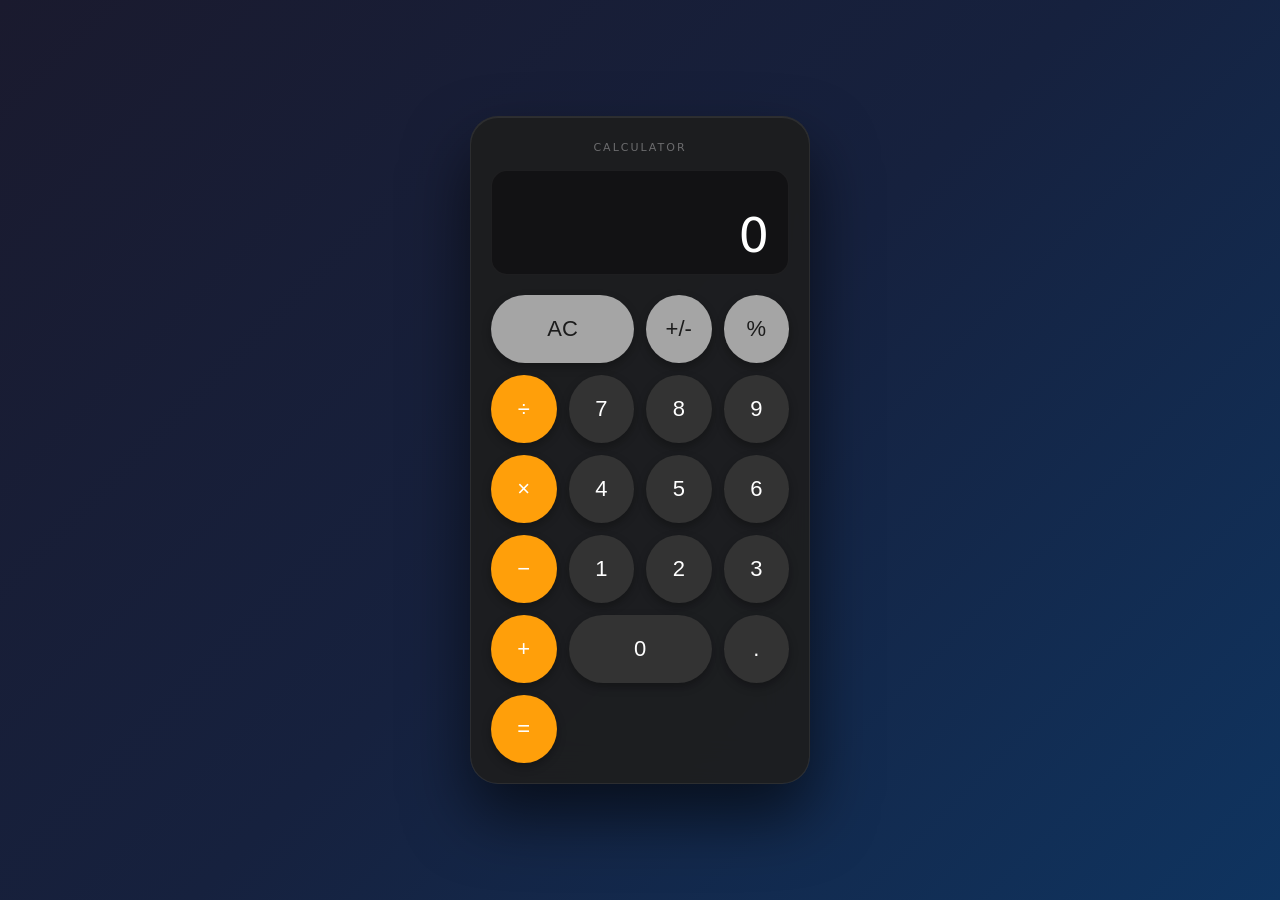
<file: Calculator/index.html>
<!DOCTYPE html>
<html lang="en">
  <head>
    <meta charset="UTF-8" />
    <meta name="viewport" content="width=device-width, initial-scale=1.0" />
    <title>Calculator</title>
    <link rel="stylesheet" href="style.css" />
  </head>
  <body>
    <div class="calculator">
      <!-- Calculator header label -->
      <div class="calc-title">Calculator</div>

      <!-- Display section: shows expression on top and result below -->
      <div class="display">
        <div id="expression" class="expression"></div>
        <div id="result" class="result">0</div>
      </div>

      <!-- Button grid -->
      <div class="buttons">
        <!-- Row 1: Utility buttons -->
        <button class="btn btn-utility wide" onclick="clearAll()">AC</button>
        <button class="btn btn-utility" onclick="toggleSign()">+/-</button>
        <button class="btn btn-utility" onclick="percentage()">%</button>
        <button class="btn btn-operator" onclick="appendOperator('÷')">÷</button>

        <!-- Row 2: Number row 7-9 + multiply -->
        <button class="btn btn-number" onclick="appendNumber('7')">7</button>
        <button class="btn btn-number" onclick="appendNumber('8')">8</button>
        <button class="btn btn-number" onclick="appendNumber('9')">9</button>
        <button class="btn btn-operator" onclick="appendOperator('×')">×</button>

        <!-- Row 3: Number row 4-6 + subtract -->
        <button class="btn btn-number" onclick="appendNumber('4')">4</button>
        <button class="btn btn-number" onclick="appendNumber('5')">5</button>
        <button class="btn btn-number" onclick="appendNumber('6')">6</button>
        <button class="btn btn-operator" onclick="appendOperator('−')">−</button>

        <!-- Row 4: Number row 1-3 + add -->
        <button class="btn btn-number" onclick="appendNumber('1')">1</button>
        <button class="btn btn-number" onclick="appendNumber('2')">2</button>
        <button class="btn btn-number" onclick="appendNumber('3')">3</button>
        <button class="btn btn-operator" onclick="appendOperator('+')">+</button>

        <!-- Row 5: Zero (wide), decimal, equals -->
        <button class="btn btn-number wide" onclick="appendNumber('0')">0</button>
        <button class="btn btn-number" onclick="appendDecimal()">.</button>
        <button class="btn btn-equals" onclick="calculate()">=</button>
      </div>
    </div>

    <script src="script.js"></script>
  </body>
</html>
</file>
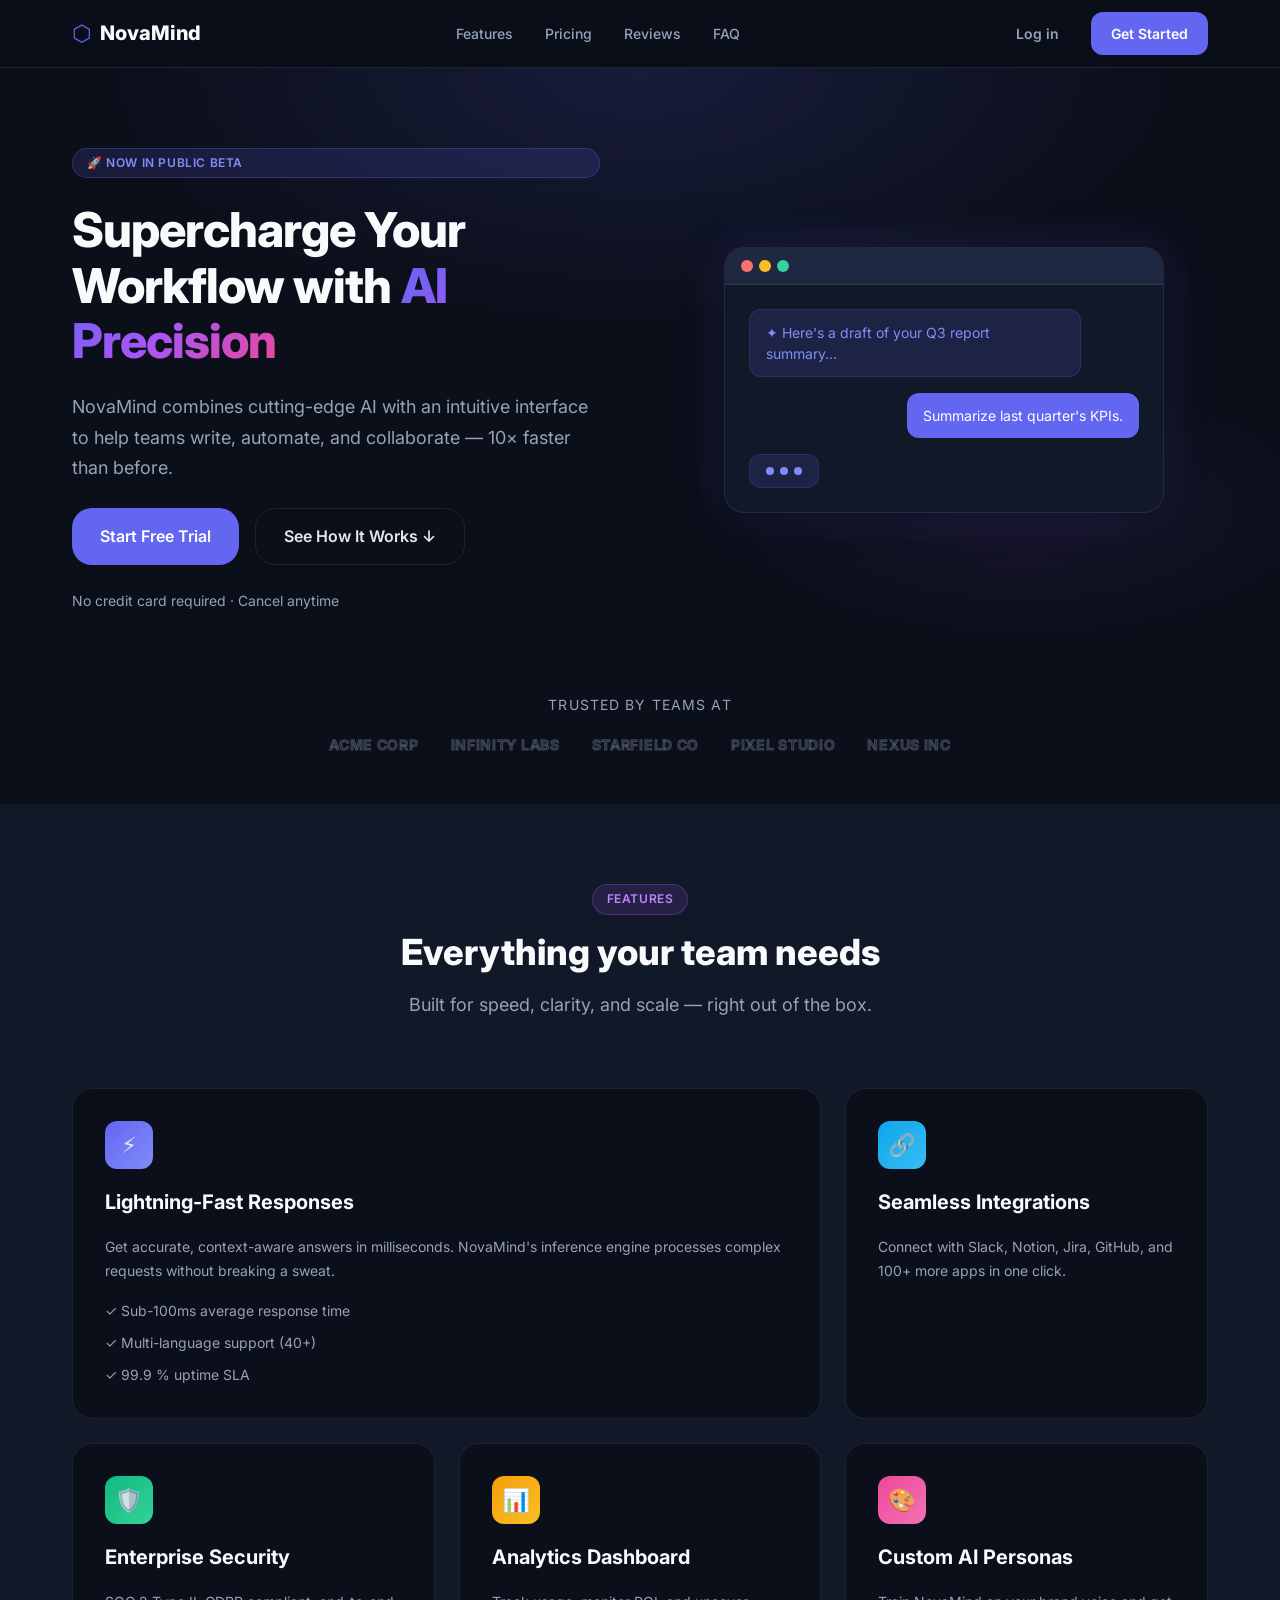
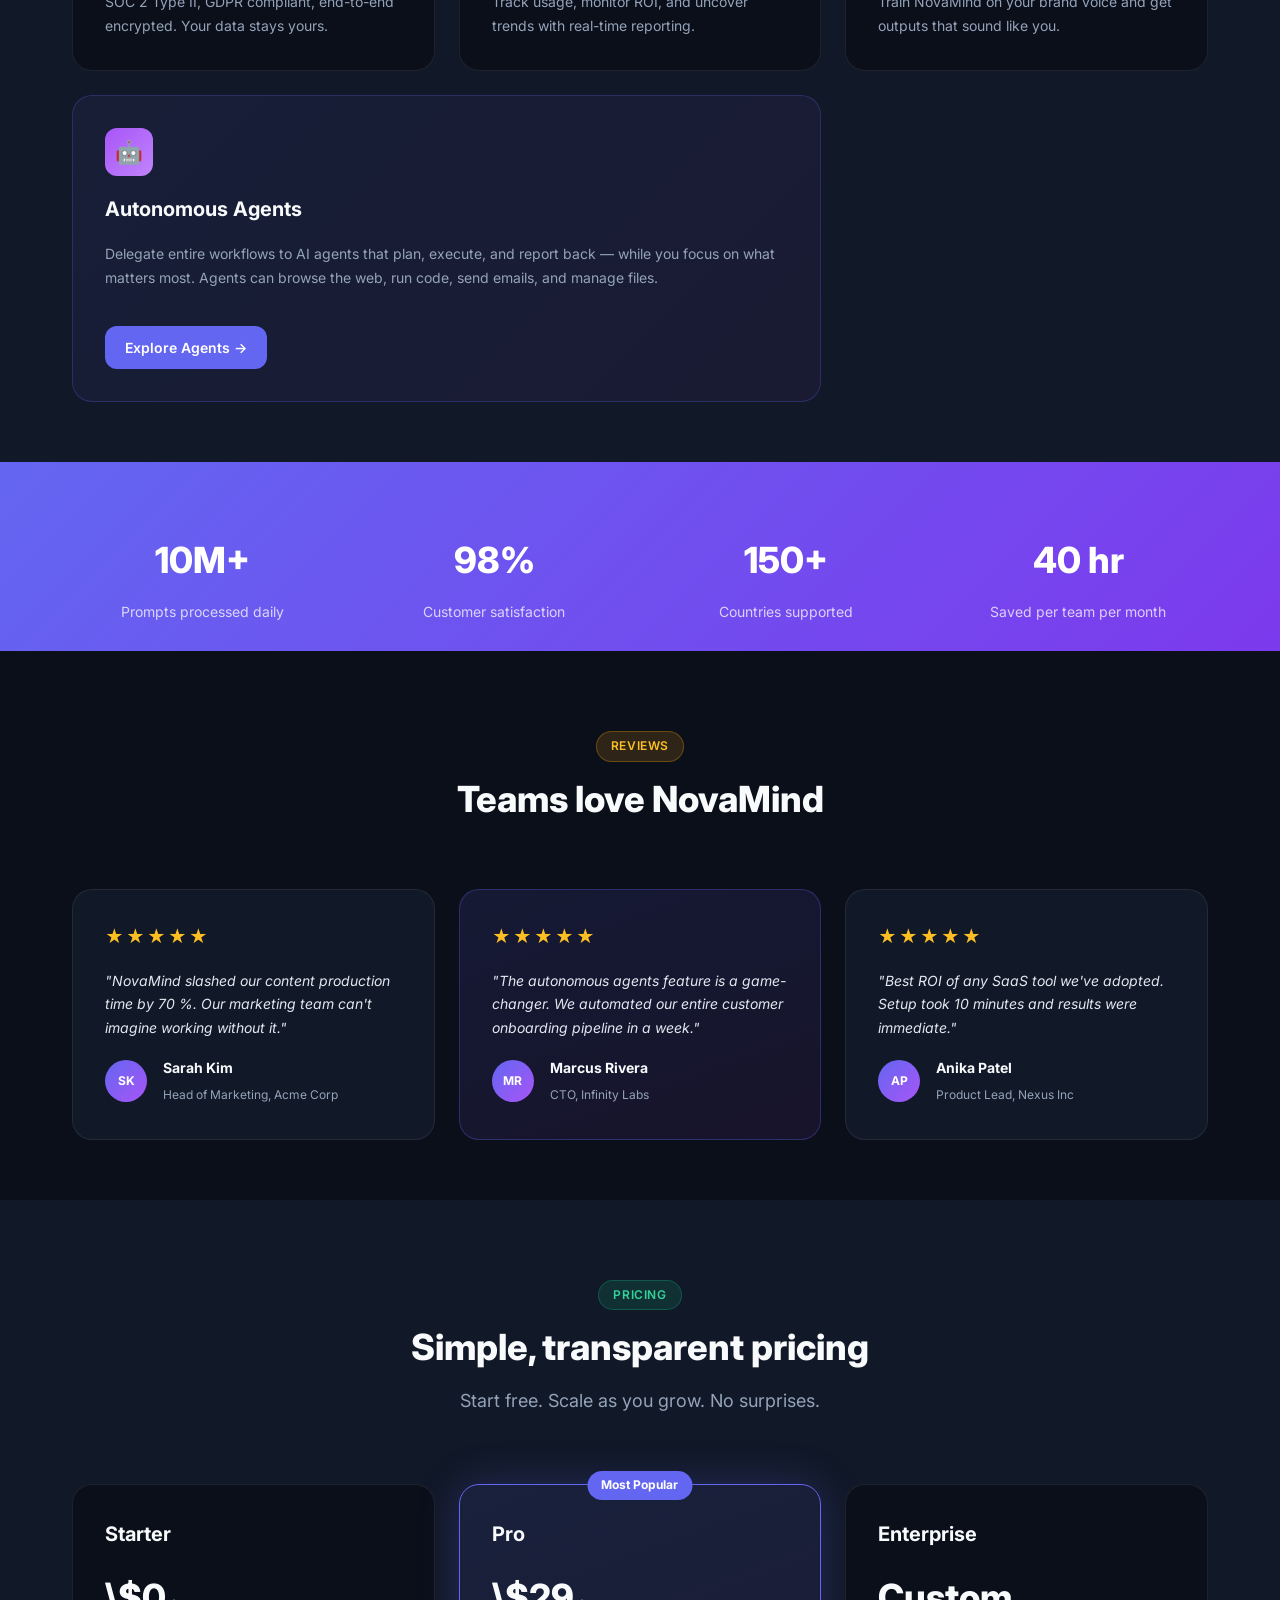
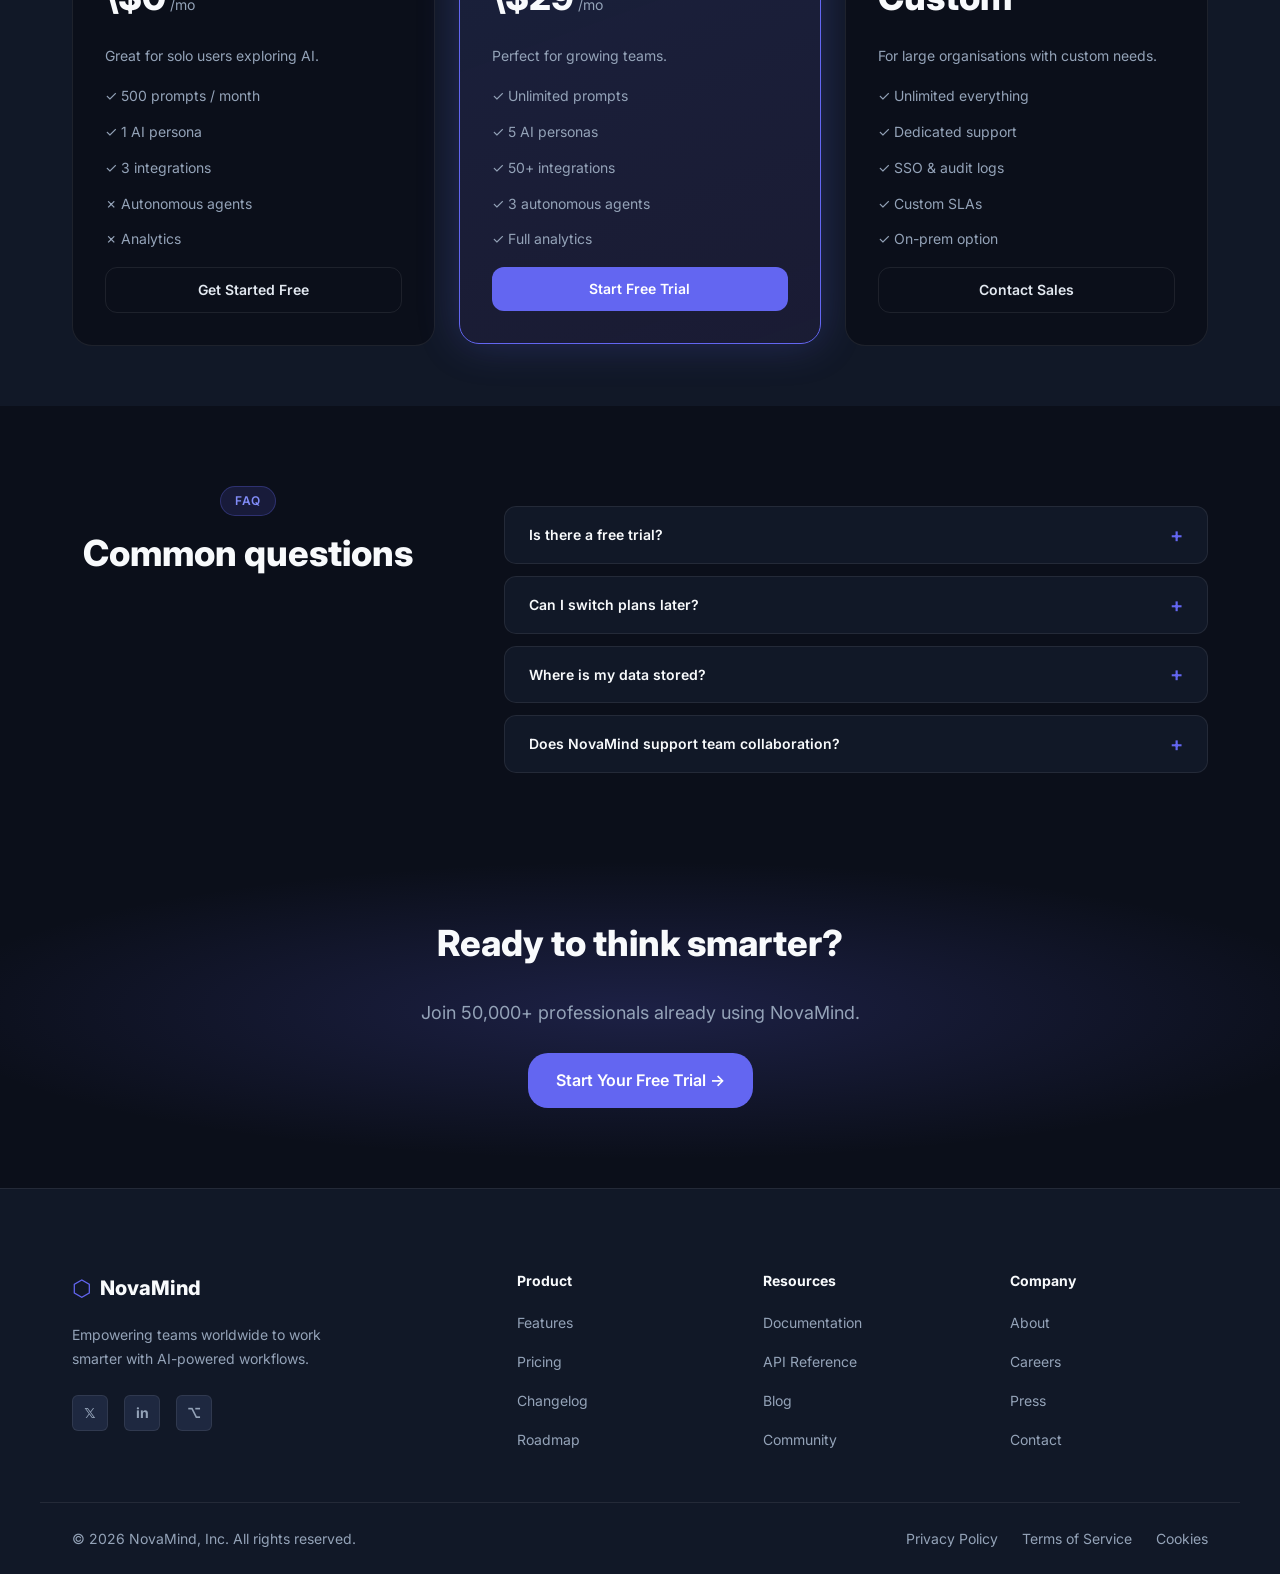
<file: landing-page/index.html>
<!DOCTYPE html>
<html lang="en">
<head>
  <meta charset="UTF-8" />
  <meta name="viewport" content="width=device-width, initial-scale=1.0" />
  <title>NovaMind AI — Think Smarter</title>
  <link rel="stylesheet" href="style.css" />
  <link rel="preconnect" href="https://fonts.googleapis.com" />
  <link rel="preconnect" href="https://fonts.gstatic.com" crossorigin />
  <link href="https://fonts.googleapis.com/css2?family=Inter:wght@400;500;600;700;800&display=swap" rel="stylesheet" />
</head>
<body>

  <!-- ========== HEADER / NAV ========== -->
  <header class="header" id="header">
    <nav class="nav container">
      <a href="#" class="nav__logo">
        <span class="logo-icon">⬡</span> NovaMind
      </a>

      <ul class="nav__links" id="navLinks">
        <li><a href="#features">Features</a></li>
        <li><a href="#pricing">Pricing</a></li>
        <li><a href="#testimonials">Reviews</a></li>
        <li><a href="#faq">FAQ</a></li>
      </ul>

      <div class="nav__actions">
        <a href="#" class="btn btn--ghost">Log in</a>
        <a href="#" class="btn btn--primary">Get Started</a>
      </div>

      <button class="nav__hamburger" id="hamburger" aria-label="Toggle menu">
        <span></span><span></span><span></span>
      </button>
    </nav>
  </header>

  <!-- ========== HERO ========== -->
  <section class="hero" id="hero">
    <div class="container hero__inner">
      <div class="hero__content">
        <span class="badge">🚀 Now in Public Beta</span>
        <h1 class="hero__title">
          Supercharge Your Workflow with <span class="gradient-text">AI Precision</span>
        </h1>
        <p class="hero__subtitle">
          NovaMind combines cutting-edge AI with an intuitive interface to help teams
          write, automate, and collaborate — 10× faster than before.
        </p>
        <div class="hero__cta">
          <a href="#" class="btn btn--primary btn--lg">Start Free Trial</a>
          <a href="#features" class="btn btn--outline btn--lg">See How It Works ↓</a>
        </div>
        <p class="hero__note">No credit card required · Cancel anytime</p>
      </div>

      <div class="hero__visual" aria-hidden="true">
        <div class="mockup">
          <div class="mockup__bar">
            <span></span><span></span><span></span>
          </div>
          <div class="mockup__body">
            <div class="chat-bubble chat-bubble--ai">
              ✦ Here's a draft of your Q3 report summary…
            </div>
            <div class="typing-indicator">
              <div class="chat-bubble chat-bubble--user">
                Summarize last quarter's KPIs.
              </div>
            </div>
            <div class="chat-bubble chat-bubble--ai pulse">
              <span class="dot"></span><span class="dot"></span><span class="dot"></span>
            </div>
          </div>
        </div>
      </div>
    </div>

    <div class="hero__logos">
      <p>Trusted by teams at</p>
      <div class="logo-strip">
        <span>Acme Corp</span>
        <span>Infinity Labs</span>
        <span>Starfield Co</span>
        <span>Pixel Studio</span>
        <span>Nexus Inc</span>
      </div>
    </div>
  </section>

  <!-- ========== FEATURES ========== -->
  <section class="features" id="features">
    <div class="container">
      <div class="section-header">
        <span class="badge badge--purple">Features</span>
        <h2>Everything your team needs</h2>
        <p>Built for speed, clarity, and scale — right out of the box.</p>
      </div>

      <div class="features__grid">

        <div class="feature-card feature-card--wide">
          <div class="feature-card__icon" style="background: linear-gradient(135deg,#6366f1,#818cf8);">⚡</div>
          <h3>Lightning-Fast Responses</h3>
          <p>Get accurate, context-aware answers in milliseconds. NovaMind's inference engine processes complex requests without breaking a sweat.</p>
          <ul class="feature-list">
            <li>✓ Sub-100ms average response time</li>
            <li>✓ Multi-language support (40+)</li>
            <li>✓ 99.9 % uptime SLA</li>
          </ul>
        </div>

        <div class="feature-card">
          <div class="feature-card__icon" style="background: linear-gradient(135deg,#0ea5e9,#38bdf8);">🔗</div>
          <h3>Seamless Integrations</h3>
          <p>Connect with Slack, Notion, Jira, GitHub, and 100+ more apps in one click.</p>
        </div>

        <div class="feature-card">
          <div class="feature-card__icon" style="background: linear-gradient(135deg,#10b981,#34d399);">🛡️</div>
          <h3>Enterprise Security</h3>
          <p>SOC 2 Type II, GDPR compliant, end-to-end encrypted. Your data stays yours.</p>
        </div>

        <div class="feature-card">
          <div class="feature-card__icon" style="background: linear-gradient(135deg,#f59e0b,#fbbf24);">📊</div>
          <h3>Analytics Dashboard</h3>
          <p>Track usage, monitor ROI, and uncover trends with real-time reporting.</p>
        </div>

        <div class="feature-card">
          <div class="feature-card__icon" style="background: linear-gradient(135deg,#ec4899,#f472b6);">🎨</div>
          <h3>Custom AI Personas</h3>
          <p>Train NovaMind on your brand voice and get outputs that sound like you.</p>
        </div>

        <div class="feature-card feature-card--wide feature-card--dark">
          <div class="feature-card__icon" style="background: linear-gradient(135deg,#a855f7,#c084fc);">🤖</div>
          <h3>Autonomous Agents</h3>
          <p>Delegate entire workflows to AI agents that plan, execute, and report back — while you focus on what matters most. Agents can browse the web, run code, send emails, and manage files.</p>
          <a href="#" class="btn btn--primary" style="margin-top:1.25rem; width:fit-content;">Explore Agents →</a>
        </div>

      </div>
    </div>
  </section>

  <!-- ========== STATS STRIP ========== -->
  <section class="stats">
    <div class="container stats__grid">
      <div class="stat">
        <span class="stat__number">10M+</span>
        <span class="stat__label">Prompts processed daily</span>
      </div>
      <div class="stat">
        <span class="stat__number">98%</span>
        <span class="stat__label">Customer satisfaction</span>
      </div>
      <div class="stat">
        <span class="stat__number">150+</span>
        <span class="stat__label">Countries supported</span>
      </div>
      <div class="stat">
        <span class="stat__number">40 hr</span>
        <span class="stat__label">Saved per team per month</span>
      </div>
    </div>
  </section>

  <!-- ========== TESTIMONIALS ========== -->
  <section class="testimonials" id="testimonials">
    <div class="container">
      <div class="section-header">
        <span class="badge badge--yellow">Reviews</span>
        <h2>Teams love NovaMind</h2>
      </div>

      <div class="testimonials__grid">
        <div class="testimonial-card">
          <div class="stars">★★★★★</div>
          <p>"NovaMind slashed our content production time by 70 %. Our marketing team can't imagine working without it."</p>
          <div class="testimonial-author">
            <div class="avatar">SK</div>
            <div>
              <strong>Sarah Kim</strong>
              <span>Head of Marketing, Acme Corp</span>
            </div>
          </div>
        </div>

        <div class="testimonial-card testimonial-card--featured">
          <div class="stars">★★★★★</div>
          <p>"The autonomous agents feature is a game-changer. We automated our entire customer onboarding pipeline in a week."</p>
          <div class="testimonial-author">
            <div class="avatar">MR</div>
            <div>
              <strong>Marcus Rivera</strong>
              <span>CTO, Infinity Labs</span>
            </div>
          </div>
        </div>

        <div class="testimonial-card">
          <div class="stars">★★★★★</div>
          <p>"Best ROI of any SaaS tool we've adopted. Setup took 10 minutes and results were immediate."</p>
          <div class="testimonial-author">
            <div class="avatar">AP</div>
            <div>
              <strong>Anika Patel</strong>
              <span>Product Lead, Nexus Inc</span>
            </div>
          </div>
        </div>
      </div>
    </div>
  </section>

  <!-- ========== PRICING ========== -->
  <section class="pricing" id="pricing">
    <div class="container">
      <div class="section-header">
        <span class="badge badge--green">Pricing</span>
        <h2>Simple, transparent pricing</h2>
        <p>Start free. Scale as you grow. No surprises.</p>
      </div>

      <div class="pricing__grid">

        <div class="pricing-card">
          <h3>Starter</h3>
          <div class="price"><span class="price__amount">\$0</span><span class="price__period">/mo</span></div>
          <p class="price__desc">Great for solo users exploring AI.</p>
          <ul class="price__features">
            <li>✓ 500 prompts / month</li>
            <li>✓ 1 AI persona</li>
            <li>✓ 3 integrations</li>
            <li>✗ Autonomous agents</li>
            <li>✗ Analytics</li>
          </ul>
          <a href="#" class="btn btn--outline" style="width:100%;text-align:center;">Get Started Free</a>
        </div>

        <div class="pricing-card pricing-card--featured">
          <div class="popular-badge">Most Popular</div>
          <h3>Pro</h3>
          <div class="price"><span class="price__amount">\$29</span><span class="price__period">/mo</span></div>
          <p class="price__desc">Perfect for growing teams.</p>
          <ul class="price__features">
            <li>✓ Unlimited prompts</li>
            <li>✓ 5 AI personas</li>
            <li>✓ 50+ integrations</li>
            <li>✓ 3 autonomous agents</li>
            <li>✓ Full analytics</li>
          </ul>
          <a href="#" class="btn btn--primary" style="width:100%;text-align:center;">Start Free Trial</a>
        </div>

        <div class="pricing-card">
          <h3>Enterprise</h3>
          <div class="price"><span class="price__amount">Custom</span></div>
          <p class="price__desc">For large organisations with custom needs.</p>
          <ul class="price__features">
            <li>✓ Unlimited everything</li>
            <li>✓ Dedicated support</li>
            <li>✓ SSO &amp; audit logs</li>
            <li>✓ Custom SLAs</li>
            <li>✓ On-prem option</li>
          </ul>
          <a href="#" class="btn btn--outline" style="width:100%;text-align:center;">Contact Sales</a>
        </div>

      </div>
    </div>
  </section>

  <!-- ========== FAQ ========== -->
  <section class="faq" id="faq">
    <div class="container faq__inner">
      <div class="section-header">
        <span class="badge">FAQ</span>
        <h2>Common questions</h2>
      </div>

      <div class="faq__list">
        <details class="faq__item">
          <summary>Is there a free trial?</summary>
          <p>Yes! The Starter plan is completely free forever. Pro comes with a 14-day free trial — no credit card required.</p>
        </details>
        <details class="faq__item">
          <summary>Can I switch plans later?</summary>
          <p>Absolutely. You can upgrade or downgrade at any time from your account settings. Changes take effect on your next billing cycle.</p>
        </details>
        <details class="faq__item">
          <summary>Where is my data stored?</summary>
          <p>All data is stored in ISO 27001-certified data centres. We offer EU and US region selection, and Enterprise customers can bring their own storage.</p>
        </details>
        <details class="faq__item">
          <summary>Does NovaMind support team collaboration?</summary>
          <p>Yes! Pro and Enterprise plans include shared workspaces, role-based access, and real-time collaboration features.</p>
        </details>
      </div>
    </div>
  </section>

  <!-- ========== CTA BANNER ========== -->
  <section class="cta-banner">
    <div class="container cta-banner__inner">
      <h2>Ready to think smarter?</h2>
      <p>Join 50,000+ professionals already using NovaMind.</p>
      <a href="#" class="btn btn--primary btn--lg">Start Your Free Trial →</a>
    </div>
  </section>

  <!-- ========== FOOTER ========== -->
  <footer class="footer">
    <div class="container footer__grid">
      <div class="footer__brand">
        <a href="#" class="nav__logo"><span class="logo-icon">⬡</span> NovaMind</a>
        <p>Empowering teams worldwide to work smarter with AI-powered workflows.</p>
        <div class="social-links">
          <a href="#" aria-label="Twitter">𝕏</a>
          <a href="#" aria-label="LinkedIn">in</a>
          <a href="#" aria-label="GitHub">⌥</a>
        </div>
      </div>

      <div class="footer__col">
        <h4>Product</h4>
        <ul>
          <li><a href="#">Features</a></li>
          <li><a href="#">Pricing</a></li>
          <li><a href="#">Changelog</a></li>
          <li><a href="#">Roadmap</a></li>
        </ul>
      </div>

      <div class="footer__col">
        <h4>Resources</h4>
        <ul>
          <li><a href="#">Documentation</a></li>
          <li><a href="#">API Reference</a></li>
          <li><a href="#">Blog</a></li>
          <li><a href="#">Community</a></li>
        </ul>
      </div>

      <div class="footer__col">
        <h4>Company</h4>
        <ul>
          <li><a href="#">About</a></li>
          <li><a href="#">Careers</a></li>
          <li><a href="#">Press</a></li>
          <li><a href="#">Contact</a></li>
        </ul>
      </div>
    </div>

    <div class="footer__bottom container">
      <p>© 2026 NovaMind, Inc. All rights reserved.</p>
      <div class="footer__legal">
        <a href="#">Privacy Policy</a>
        <a href="#">Terms of Service</a>
        <a href="#">Cookies</a>
      </div>
    </div>
  </footer>

  <script src="script.js"></script>
</body>
</html>
</file>
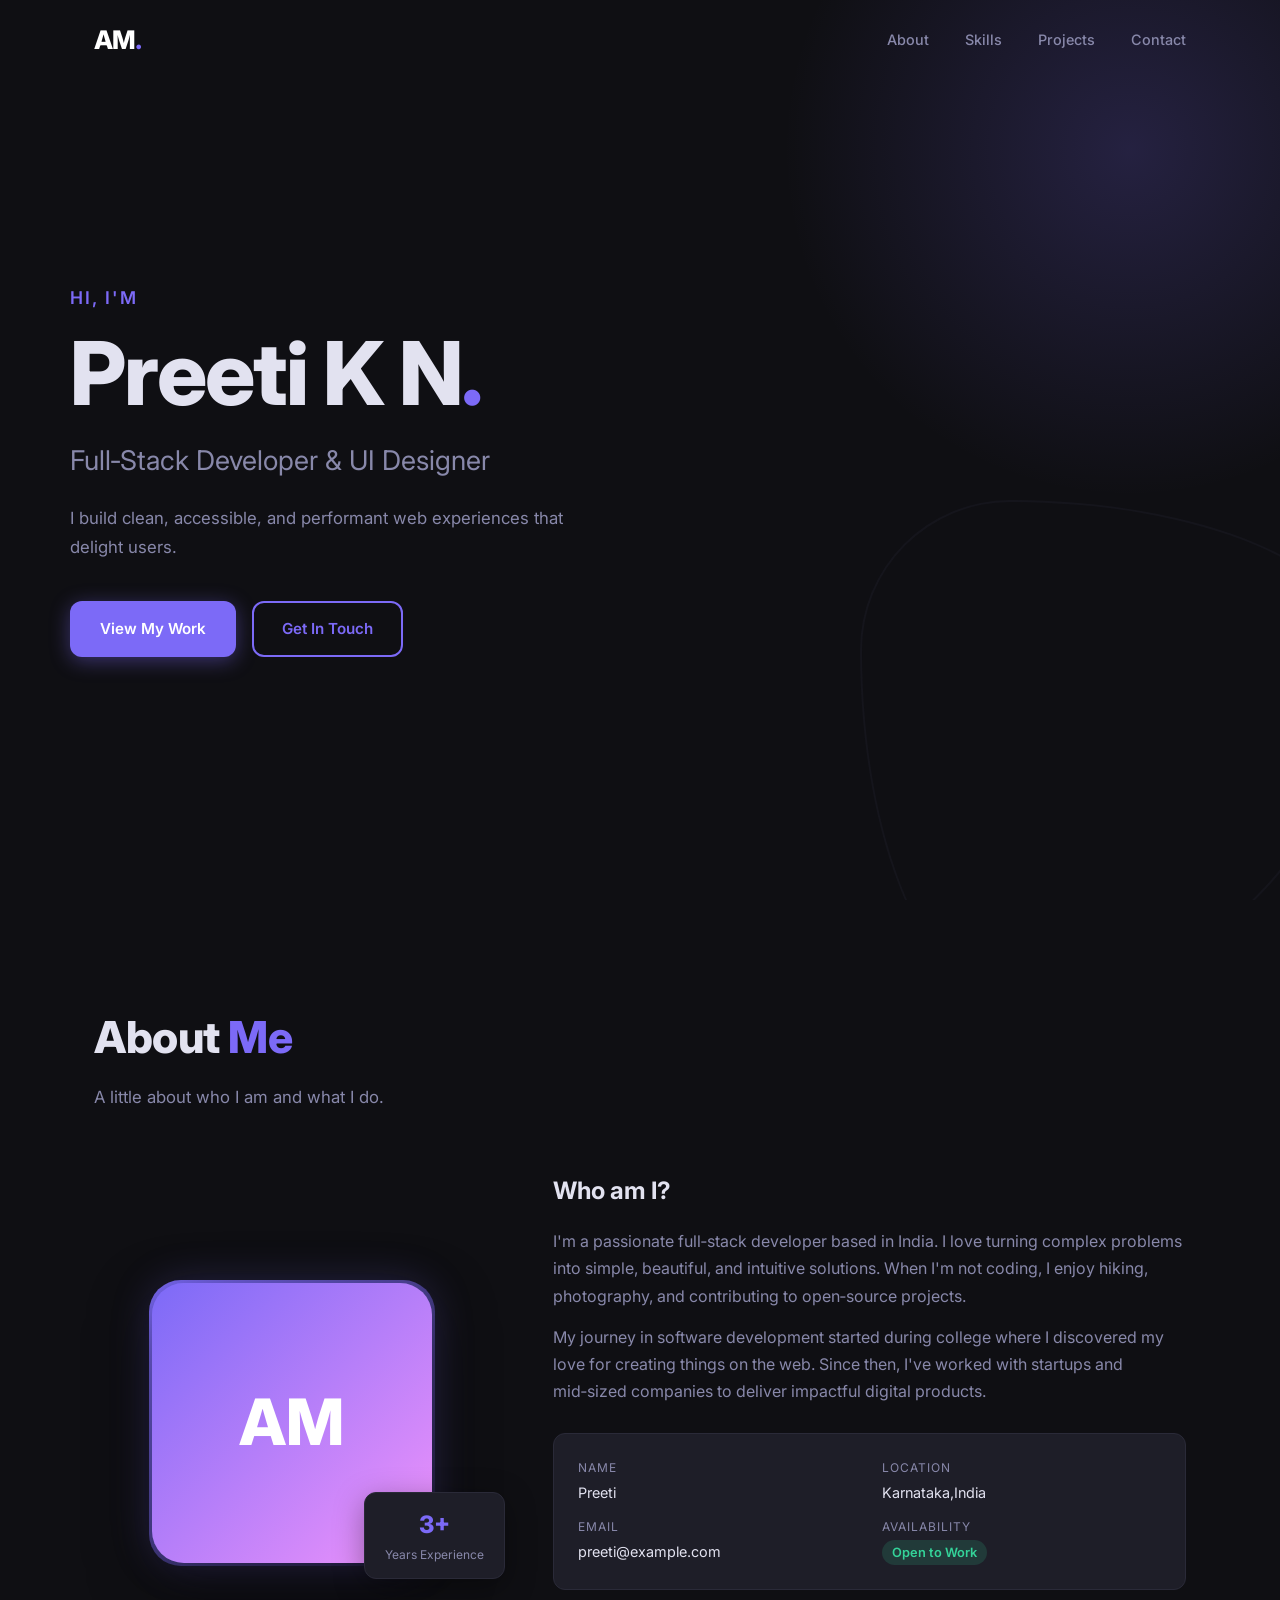
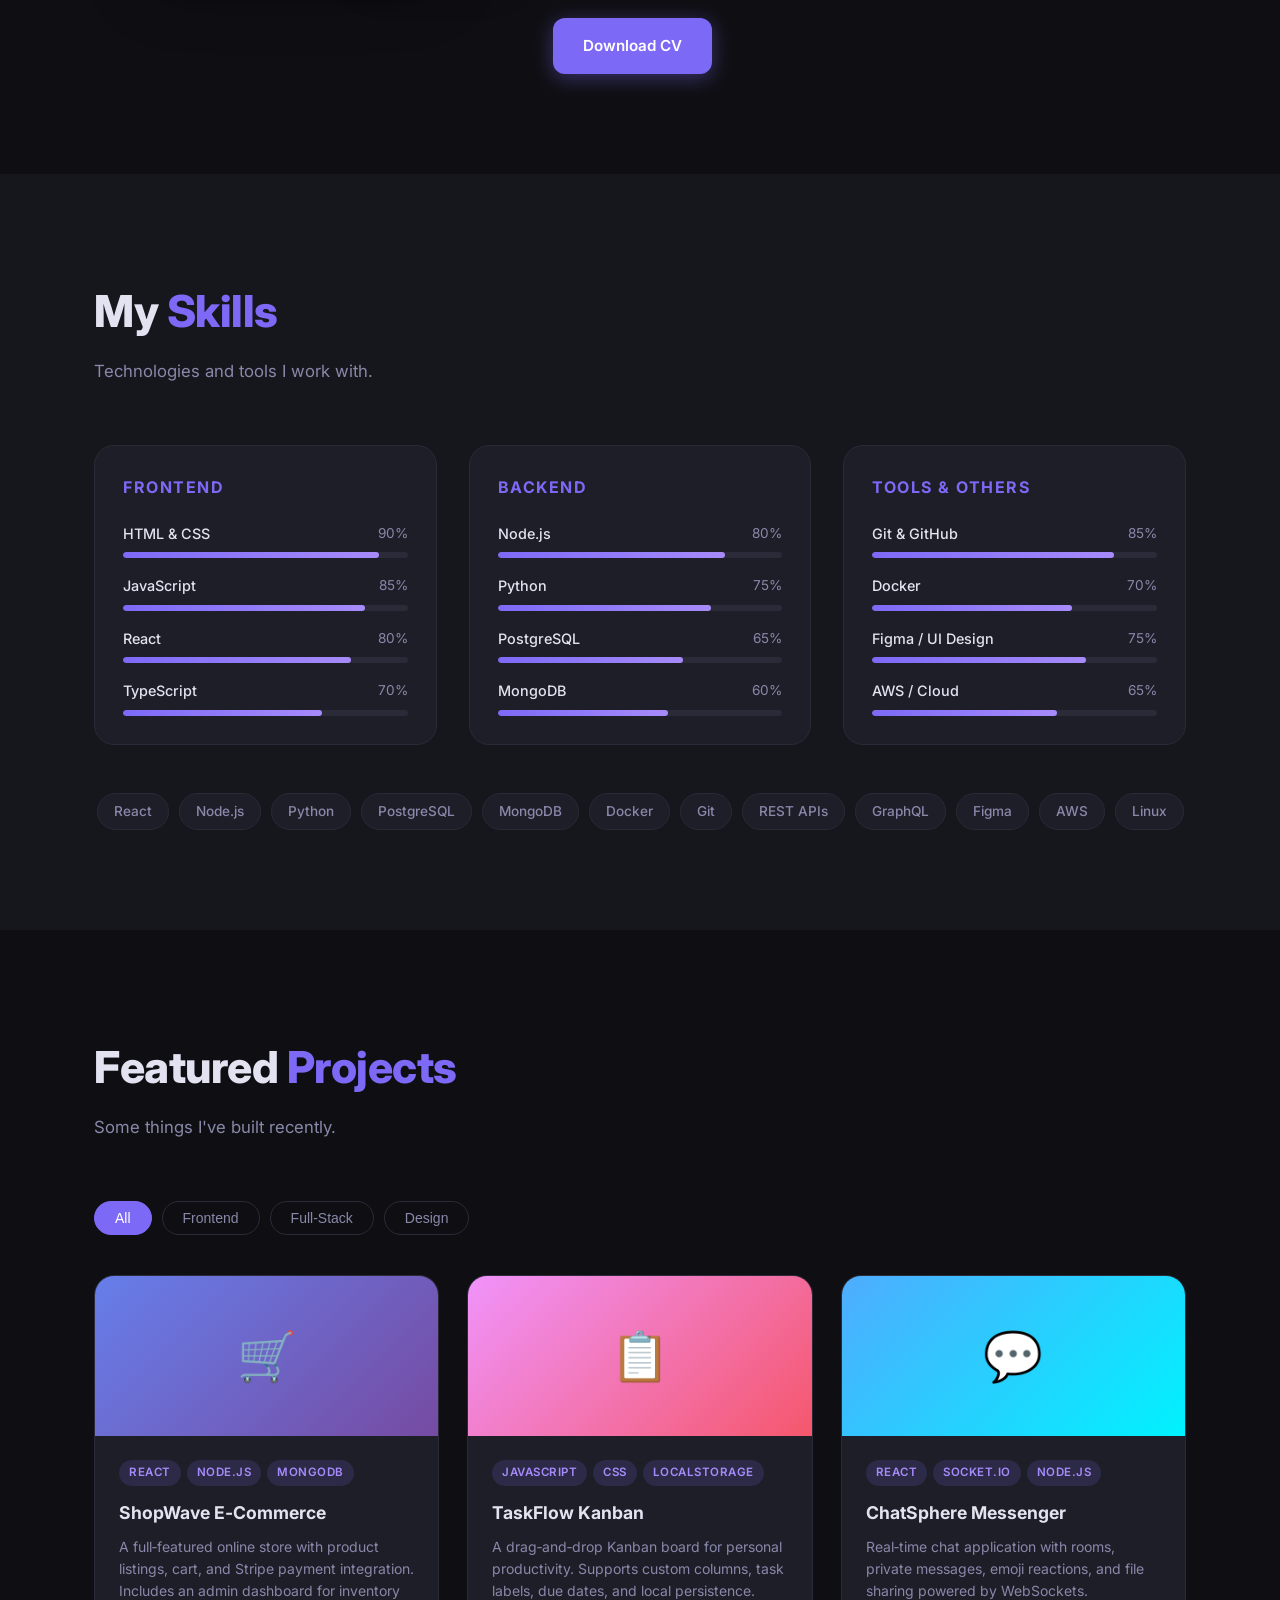
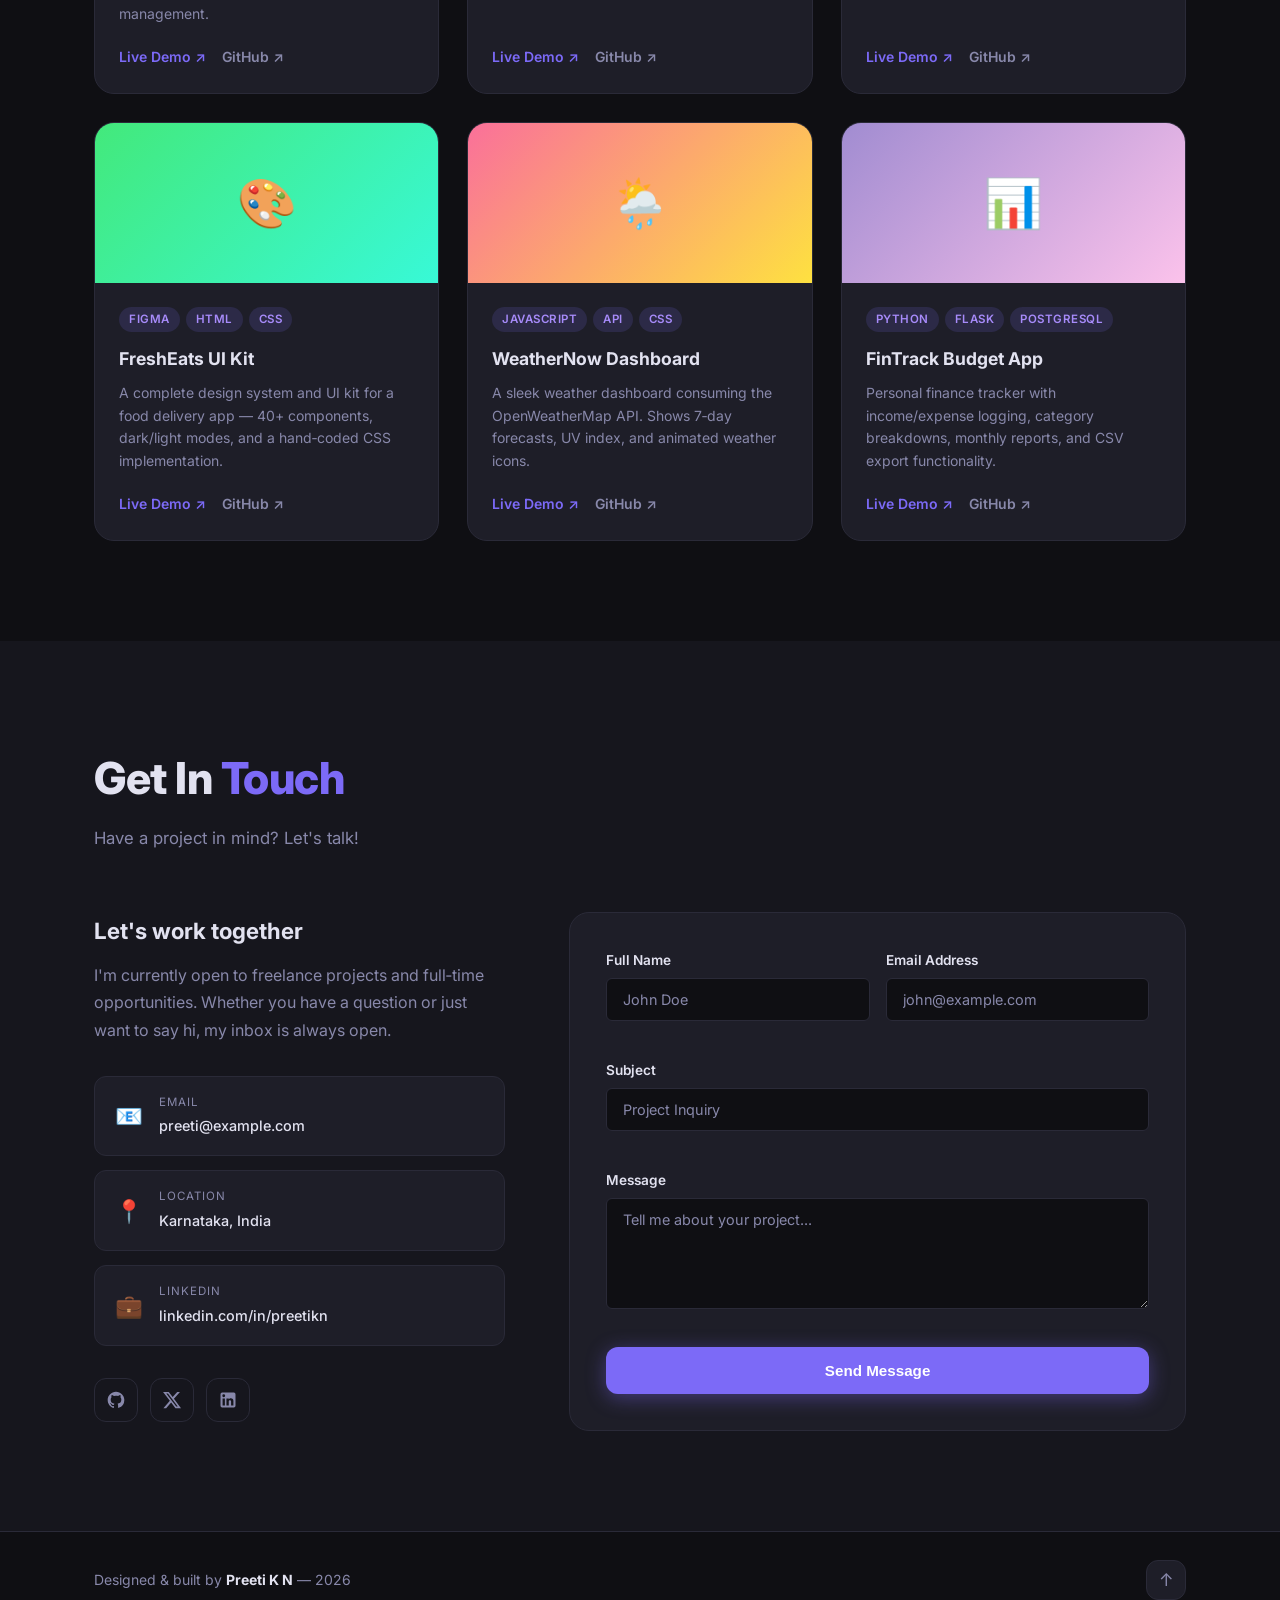
<file: portfolio/index.html>
<!DOCTYPE html>
<html lang="en">
<head>
  <meta charset="UTF-8" />
  <meta name="viewport" content="width=device-width, initial-scale=1.0" />
  <title> Portfolio</title>
  <link rel="stylesheet" href="style.css" />
  <link rel="preconnect" href="https://fonts.googleapis.com" />
  <link rel="preconnect" href="https://fonts.gstatic.com" crossorigin />
  <link href="https://fonts.googleapis.com/css2?family=Inter:wght@300;400;500;600;700;800&display=swap" rel="stylesheet" />
</head>
<body>

  <!-- ========== NAVBAR ========== -->
  <header class="navbar" id="navbar">
    <div class="nav-container">
      <a href="#hero" class="nav-logo">AM<span class="dot">.</span></a>

      <nav class="nav-links" id="nav-links">
        <a href="#about"   class="nav-link">About</a>
        <a href="#skills"  class="nav-link">Skills</a>
        <a href="#projects" class="nav-link">Projects</a>
        <a href="#contact" class="nav-link">Contact</a>
      </nav>

      <button class="hamburger" id="hamburger" aria-label="Toggle menu">
        <span></span><span></span><span></span>
      </button>
    </div>
  </header>

  <!-- ========== HERO ========== -->
  <section class="hero" id="hero">
    <div class="hero-content">
      <p class="hero-greeting">Hi, I'm</p>
      <h1 class="hero-name">Preeti K N<span class="dot">.</span></h1>
      <h2 class="hero-title">Full‑Stack Developer &amp; UI Designer</h2>
      <p class="hero-sub">
        I build clean, accessible, and performant web experiences that delight users.
      </p>
      <div class="hero-cta">
        <a href="#projects" class="btn btn-primary">View My Work</a>
        <a href="#contact"  class="btn btn-outline">Get In Touch</a>
      </div>
    </div>
    <div class="hero-shape"></div>
  </section>

  <!-- ========== ABOUT ========== -->
  <section class="section" id="about">
    <div class="container">
      <h2 class="section-title">About <span class="accent">Me</span></h2>
      <p class="section-sub">A little about who I am and what I do.</p>

      <div class="about-grid">
        <div class="about-image-wrap">
          <div class="about-image-placeholder">
            <span class="avatar-initials">AM</span>
          </div>
          <div class="about-badge">
            <span class="badge-num">3+</span>
            <span class="badge-label">Years Experience</span>
          </div>
        </div>

        <div class="about-text">
          <h3>Who am I?</h3>
          <p>
            I'm a passionate full‑stack developer based in India. I love turning complex problems into
            simple, beautiful, and intuitive solutions. When I'm not coding, I enjoy hiking,
            photography, and contributing to open‑source projects.
          </p>
          <p>
            My journey in software development started during college where I discovered my love for
            creating things on the web. Since then, I've worked with startups and mid‑sized companies
            to deliver impactful digital products.
          </p>
          <div class="about-details">
            <div class="detail-item"><span class="detail-label">Name</span><span>Preeti</span></div>
            <div class="detail-item"><span class="detail-label">Location</span><span>Karnataka,India</span></div>
            <div class="detail-item"><span class="detail-label">Email</span><span>preeti@example.com</span></div>
            <div class="detail-item"><span class="detail-label">Availability</span><span class="badge-available">Open to Work</span></div>
          </div>
          <a href="#" class="btn btn-primary" download>Download CV</a>
        </div>
      </div>
    </div>
  </section>

  <!-- ========== SKILLS ========== -->
  <section class="section section-alt" id="skills">
    <div class="container">
      <h2 class="section-title">My <span class="accent">Skills</span></h2>
      <p class="section-sub">Technologies and tools I work with.</p>

      <div class="skills-categories">

        <div class="skill-category">
          <h3 class="category-title">Frontend</h3>
          <div class="skill-list">
            <div class="skill-item" data-level="90">
              <div class="skill-header"><span class="skill-name">HTML &amp; CSS</span><span class="skill-percent">90%</span></div>
              <div class="skill-bar"><div class="skill-fill" style="--fill:90%"></div></div>
            </div>
            <div class="skill-item" data-level="85">
              <div class="skill-header"><span class="skill-name">JavaScript</span><span class="skill-percent">85%</span></div>
              <div class="skill-bar"><div class="skill-fill" style="--fill:85%"></div></div>
            </div>
            <div class="skill-item" data-level="80">
              <div class="skill-header"><span class="skill-name">React</span><span class="skill-percent">80%</span></div>
              <div class="skill-bar"><div class="skill-fill" style="--fill:80%"></div></div>
            </div>
            <div class="skill-item" data-level="70">
              <div class="skill-header"><span class="skill-name">TypeScript</span><span class="skill-percent">70%</span></div>
              <div class="skill-bar"><div class="skill-fill" style="--fill:70%"></div></div>
            </div>
          </div>
        </div>

        <div class="skill-category">
          <h3 class="category-title">Backend</h3>
          <div class="skill-list">
            <div class="skill-item" data-level="80">
              <div class="skill-header"><span class="skill-name">Node.js</span><span class="skill-percent">80%</span></div>
              <div class="skill-bar"><div class="skill-fill" style="--fill:80%"></div></div>
            </div>
            <div class="skill-item" data-level="75">
              <div class="skill-header"><span class="skill-name">Python</span><span class="skill-percent">75%</span></div>
              <div class="skill-bar"><div class="skill-fill" style="--fill:75%"></div></div>
            </div>
            <div class="skill-item" data-level="65">
              <div class="skill-header"><span class="skill-name">PostgreSQL</span><span class="skill-percent">65%</span></div>
              <div class="skill-bar"><div class="skill-fill" style="--fill:65%"></div></div>
            </div>
            <div class="skill-item" data-level="60">
              <div class="skill-header"><span class="skill-name">MongoDB</span><span class="skill-percent">60%</span></div>
              <div class="skill-bar"><div class="skill-fill" style="--fill:60%"></div></div>
            </div>
          </div>
        </div>

        <div class="skill-category">
          <h3 class="category-title">Tools &amp; Others</h3>
          <div class="skill-list">
            <div class="skill-item" data-level="85">
              <div class="skill-header"><span class="skill-name">Git &amp; GitHub</span><span class="skill-percent">85%</span></div>
              <div class="skill-bar"><div class="skill-fill" style="--fill:85%"></div></div>
            </div>
            <div class="skill-item" data-level="70">
              <div class="skill-header"><span class="skill-name">Docker</span><span class="skill-percent">70%</span></div>
              <div class="skill-bar"><div class="skill-fill" style="--fill:70%"></div></div>
            </div>
            <div class="skill-item" data-level="75">
              <div class="skill-header"><span class="skill-name">Figma / UI Design</span><span class="skill-percent">75%</span></div>
              <div class="skill-bar"><div class="skill-fill" style="--fill:75%"></div></div>
            </div>
            <div class="skill-item" data-level="65">
              <div class="skill-header"><span class="skill-name">AWS / Cloud</span><span class="skill-percent">65%</span></div>
              <div class="skill-bar"><div class="skill-fill" style="--fill:65%"></div></div>
            </div>
          </div>
        </div>

      </div>

      <!-- Tech tag pills -->
      <div class="tech-tags">
        <span class="tag">React</span><span class="tag">Node.js</span><span class="tag">Python</span>
        <span class="tag">PostgreSQL</span><span class="tag">MongoDB</span><span class="tag">Docker</span>
        <span class="tag">Git</span><span class="tag">REST APIs</span><span class="tag">GraphQL</span>
        <span class="tag">Figma</span><span class="tag">AWS</span><span class="tag">Linux</span>
      </div>
    </div>
  </section>

  <!-- ========== PROJECTS ========== -->
  <section class="section" id="projects">
    <div class="container">
      <h2 class="section-title">Featured <span class="accent">Projects</span></h2>
      <p class="section-sub">Some things I've built recently.</p>

      <!-- Filter Buttons -->
      <div class="filter-btns" id="filter-btns">
        <button class="filter-btn active" data-filter="all">All</button>
        <button class="filter-btn" data-filter="frontend">Frontend</button>
        <button class="filter-btn" data-filter="fullstack">Full‑Stack</button>
        <button class="filter-btn" data-filter="design">Design</button>
      </div>

      <div class="projects-grid" id="projects-grid">

        <article class="project-card" data-category="fullstack">
          <div class="project-img" style="background: linear-gradient(135deg,#667eea,#764ba2);">
            <span class="project-icon">🛒</span>
          </div>
          <div class="project-body">
            <div class="project-tags"><span class="p-tag">React</span><span class="p-tag">Node.js</span><span class="p-tag">MongoDB</span></div>
            <h3 class="project-title">ShopWave E‑Commerce</h3>
            <p class="project-desc">A full‑featured online store with product listings, cart, and Stripe payment integration. Includes an admin dashboard for inventory management.</p>
            <div class="project-links">
              <a href="#" class="plink">Live Demo ↗</a>
              <a href="#" class="plink plink-ghost">GitHub ↗</a>
            </div>
          </div>
        </article>

        <article class="project-card" data-category="frontend">
          <div class="project-img" style="background: linear-gradient(135deg,#f093fb,#f5576c);">
            <span class="project-icon">📋</span>
          </div>
          <div class="project-body">
            <div class="project-tags"><span class="p-tag">JavaScript</span><span class="p-tag">CSS</span><span class="p-tag">LocalStorage</span></div>
            <h3 class="project-title">TaskFlow Kanban</h3>
            <p class="project-desc">A drag‑and‑drop Kanban board for personal productivity. Supports custom columns, task labels, due dates, and local persistence.</p>
            <div class="project-links">
              <a href="#" class="plink">Live Demo ↗</a>
              <a href="#" class="plink plink-ghost">GitHub ↗</a>
            </div>
          </div>
        </article>

        <article class="project-card" data-category="fullstack">
          <div class="project-img" style="background: linear-gradient(135deg,#4facfe,#00f2fe);">
            <span class="project-icon">💬</span>
          </div>
          <div class="project-body">
            <div class="project-tags"><span class="p-tag">React</span><span class="p-tag">Socket.io</span><span class="p-tag">Node.js</span></div>
            <h3 class="project-title">ChatSphere Messenger</h3>
            <p class="project-desc">Real‑time chat application with rooms, private messages, emoji reactions, and file sharing powered by WebSockets.</p>
            <div class="project-links">
              <a href="#" class="plink">Live Demo ↗</a>
              <a href="#" class="plink plink-ghost">GitHub ↗</a>
            </div>
          </div>
        </article>

        <article class="project-card" data-category="design">
          <div class="project-img" style="background: linear-gradient(135deg,#43e97b,#38f9d7);">
            <span class="project-icon">🎨</span>
          </div>
          <div class="project-body">
            <div class="project-tags"><span class="p-tag">Figma</span><span class="p-tag">HTML</span><span class="p-tag">CSS</span></div>
            <h3 class="project-title">FreshEats UI Kit</h3>
            <p class="project-desc">A complete design system and UI kit for a food delivery app — 40+ components, dark/light modes, and a hand‑coded CSS implementation.</p>
            <div class="project-links">
              <a href="#" class="plink">Live Demo ↗</a>
              <a href="#" class="plink plink-ghost">GitHub ↗</a>
            </div>
          </div>
        </article>

        <article class="project-card" data-category="frontend">
          <div class="project-img" style="background: linear-gradient(135deg,#fa709a,#fee140);">
            <span class="project-icon">🌦️</span>
          </div>
          <div class="project-body">
            <div class="project-tags"><span class="p-tag">JavaScript</span><span class="p-tag">API</span><span class="p-tag">CSS</span></div>
            <h3 class="project-title">WeatherNow Dashboard</h3>
            <p class="project-desc">A sleek weather dashboard consuming the OpenWeatherMap API. Shows 7‑day forecasts, UV index, and animated weather icons.</p>
            <div class="project-links">
              <a href="#" class="plink">Live Demo ↗</a>
              <a href="#" class="plink plink-ghost">GitHub ↗</a>
            </div>
          </div>
        </article>

        <article class="project-card" data-category="fullstack">
          <div class="project-img" style="background: linear-gradient(135deg,#a18cd1,#fbc2eb);">
            <span class="project-icon">📊</span>
          </div>
          <div class="project-body">
            <div class="project-tags"><span class="p-tag">Python</span><span class="p-tag">Flask</span><span class="p-tag">PostgreSQL</span></div>
            <h3 class="project-title">FinTrack Budget App</h3>
            <p class="project-desc">Personal finance tracker with income/expense logging, category breakdowns, monthly reports, and CSV export functionality.</p>
            <div class="project-links">
              <a href="#" class="plink">Live Demo ↗</a>
              <a href="#" class="plink plink-ghost">GitHub ↗</a>
            </div>
          </div>
        </article>

      </div>
    </div>
  </section>

  <!-- ========== CONTACT ========== -->
  <section class="section section-alt" id="contact">
    <div class="container">
      <h2 class="section-title">Get In <span class="accent">Touch</span></h2>
      <p class="section-sub">Have a project in mind? Let's talk!</p>

      <div class="contact-grid">
        <div class="contact-info">
          <h3>Let's work together</h3>
          <p>I'm currently open to freelance projects and full‑time opportunities. Whether you have a question or just want to say hi, my inbox is always open.</p>

          <div class="contact-cards">
            <div class="contact-card">
              <span class="contact-icon">📧</span>
              <div>
                <span class="contact-label">Email</span>
                <a href="mailto:preeti@example.com" class="contact-value">preeti@example.com</a>
              </div>
            </div>
            <div class="contact-card">
              <span class="contact-icon">📍</span>
              <div>
                <span class="contact-label">Location</span>
                <span class="contact-value">Karnataka, India</span>
              </div>
            </div>
            <div class="contact-card">
              <span class="contact-icon">💼</span>
              <div>
                <span class="contact-label">LinkedIn</span>
                <a href="#" class="contact-value">linkedin.com/in/preetikn</a>
              </div>
            </div>
          </div>

          <div class="social-links">
            <a href="#" class="social-btn" aria-label="GitHub">
              <svg viewBox="0 0 24 24" fill="currentColor"><path d="M12 2C6.48 2 2 6.48 2 12c0 4.42 2.87 8.17 6.84 9.49.5.09.68-.22.68-.48v-1.7c-2.78.6-3.37-1.34-3.37-1.34-.45-1.16-1.11-1.47-1.11-1.47-.91-.62.07-.61.07-.61 1 .07 1.53 1.03 1.53 1.03.89 1.52 2.34 1.08 2.91.83.09-.65.35-1.08.63-1.33-2.22-.25-4.55-1.11-4.55-4.94 0-1.09.39-1.98 1.03-2.68-.1-.25-.45-1.27.1-2.64 0 0 .84-.27 2.75 1.02A9.56 9.56 0 0112 6.8c.85.004 1.71.115 2.51.337 1.91-1.29 2.75-1.02 2.75-1.02.55 1.37.2 2.39.1 2.64.64.7 1.03 1.59 1.03 2.68 0 3.84-2.34 4.68-4.57 4.93.36.31.68.92.68 1.85v2.74c0 .27.18.58.69.48A10.01 10.01 0 0022 12c0-5.52-4.48-10-10-10z"/></svg>
            </a>
            <a href="#" class="social-btn" aria-label="Twitter/X">
              <svg viewBox="0 0 24 24" fill="currentColor"><path d="M18.244 2.25h3.308l-7.227 8.26 8.502 11.24H16.17l-5.214-6.817L4.99 21.75H1.68l7.73-8.835L1.254 2.25H8.08l4.713 6.231zm-1.161 17.52h1.833L7.084 4.126H5.117z"/></svg>
            </a>
            <a href="#" class="social-btn" aria-label="LinkedIn">
              <svg viewBox="0 0 24 24" fill="currentColor"><path d="M19 3a2 2 0 012 2v14a2 2 0 01-2 2H5a2 2 0 01-2-2V5a2 2 0 012-2h14m-.5 15.5v-5.3a3.26 3.26 0 00-3.26-3.26c-.85 0-1.84.52-2.32 1.3v-1.11h-2.79v8.37h2.79v-4.93c0-.77.62-1.4 1.39-1.4a1.4 1.4 0 011.4 1.4v4.93h2.79M6.88 8.56a1.68 1.68 0 001.68-1.68c0-.93-.75-1.69-1.68-1.69a1.69 1.69 0 00-1.69 1.69c0 .93.76 1.68 1.69 1.68m1.39 9.94v-8.37H5.5v8.37h2.77z"/></svg>
            </a>
          </div>
        </div>

        <form class="contact-form" id="contact-form" novalidate>
          <div class="form-row">
            <div class="form-group">
              <label for="name">Full Name</label>
              <input type="text" id="name" name="name" placeholder="John Doe" required />
              <span class="form-error" id="name-error"></span>
            </div>
            <div class="form-group">
              <label for="email">Email Address</label>
              <input type="email" id="email" name="email" placeholder="john@example.com" required />
              <span class="form-error" id="email-error"></span>
            </div>
          </div>
          <div class="form-group">
            <label for="subject">Subject</label>
            <input type="text" id="subject" name="subject" placeholder="Project Inquiry" required />
            <span class="form-error" id="subject-error"></span>
          </div>
          <div class="form-group">
            <label for="message">Message</label>
            <textarea id="message" name="message" rows="5" placeholder="Tell me about your project..." required></textarea>
            <span class="form-error" id="message-error"></span>
          </div>
          <button type="submit" class="btn btn-primary btn-full" id="submit-btn">
            <span id="btn-text">Send Message</span>
          </button>
          <div class="form-success" id="form-success" style="display:none;">
            ✅ Message sent! I'll get back to you within 24 hours.
          </div>
        </form>
      </div>
    </div>
  </section>

  <!-- ========== FOOTER ========== -->
  <footer class="footer">
    <div class="container footer-inner">
      <p>Designed &amp; built by <strong>Preeti K N</strong> &mdash; 2026</p>
      <a href="#hero" class="back-to-top" aria-label="Back to top">↑</a>
    </div>
  </footer>

  <script src="script.js"></script>
</body>
</html>
</file>
<file: Calculator/style.css>
/* ================================================
   Calculator – Stylesheet
   Theme: dark glassmorphism inspired by iOS calc
   ================================================ */

/* Reset & base */
*,
*::before,
*::after {
  box-sizing: border-box;
  margin: 0;
  padding: 0;
}

body {
  min-height: 100vh;
  display: flex;
  align-items: center;
  justify-content: center;
  background: linear-gradient(135deg, #1a1a2e 0%, #16213e 50%, #0f3460 100%);
  font-family: "SF Pro Display", "Segoe UI", system-ui, sans-serif;
}

/* ── Calculator shell ── */
.calculator {
  width: 340px;
  background: rgba(30, 30, 30, 0.92);
  border-radius: 28px;
  padding: 24px 20px 20px;
  box-shadow: 0 32px 64px rgba(0, 0, 0, 0.6),
    inset 0 1px 0 rgba(255, 255, 255, 0.08);
  backdrop-filter: blur(20px);
  border: 1px solid rgba(255, 255, 255, 0.07);
}

/* ── Title ── */
.calc-title {
  text-align: center;
  color: rgba(255, 255, 255, 0.35);
  font-size: 11px;
  letter-spacing: 2px;
  text-transform: uppercase;
  margin-bottom: 16px;
}

/* ── Display ── */
.display {
  background: rgba(0, 0, 0, 0.35);
  border-radius: 16px;
  padding: 16px 20px 12px;
  margin-bottom: 20px;
  min-height: 100px;
  display: flex;
  flex-direction: column;
  justify-content: flex-end;
  align-items: flex-end;
  overflow: hidden;
  border: 1px solid rgba(255, 255, 255, 0.05);
}

/* Expression (small, upper line) */
.expression {
  font-size: 16px;
  color: rgba(255, 255, 255, 0.4);
  min-height: 22px;
  word-break: break-all;
  text-align: right;
  transition: all 0.2s ease;
}

/* Main result / current number */
.result {
  font-size: 48px;
  font-weight: 300;
  color: #ffffff;
  letter-spacing: -1px;
  line-height: 1.1;
  word-break: break-all;
  text-align: right;
  transition: font-size 0.15s ease;
}

/* Shrink font for very long numbers */
.result.small { font-size: 32px; }
.result.xsmall { font-size: 22px; }

/* ── Button grid ── */
.buttons {
  display: grid;
  grid-template-columns: repeat(4, 1fr);
  gap: 12px;
}

/* ── Base button ── */
.btn {
  height: 68px;
  border: none;
  border-radius: 50%;
  font-size: 22px;
  font-weight: 400;
  cursor: pointer;
  outline: none;
  transition: filter 0.1s ease, transform 0.08s ease, box-shadow 0.1s ease;
  user-select: none;
  -webkit-tap-highlight-color: transparent;
  box-shadow: 0 4px 10px rgba(0, 0, 0, 0.3);
}

.btn:active {
  transform: scale(0.93);
  filter: brightness(0.85);
}

/* Wide button (spans 2 columns) */
.btn.wide {
  border-radius: 34px;
  grid-column: span 2;
}

/* ── Button colour variants ── */

/* Number buttons – dark grey */
.btn-number {
  background: #333333;
  color: #ffffff;
}
.btn-number:hover { filter: brightness(1.18); }

/* Utility buttons (AC, +/-, %) – light grey */
.btn-utility {
  background: #a5a5a5;
  color: #1c1c1c;
  font-weight: 500;
}
.btn-utility:hover { filter: brightness(1.12); }

/* Operator buttons (÷, ×, −, +) – orange */
.btn-operator {
  background: #ff9f0a;
  color: #ffffff;
}
.btn-operator:hover { filter: brightness(1.15); }

/* Active operator highlight */
.btn-operator.active-op {
  background: #ffffff;
  color: #ff9f0a;
}

/* Equals button – orange (same family) */
.btn-equals {
  background: #ff9f0a;
  color: #ffffff;
}
.btn-equals:hover { filter: brightness(1.15); }

/* ── Error state on display ── */
.display.error .result {
  color: #ff453a;
  font-size: 28px;
}
</file>
<file: landing-page/style.css>
/* ============================================================
   NOVAMIND — Responsive Landing Page Stylesheet
   Layout: CSS Custom Properties → Flexbox → Grid → Media Queries
   ============================================================ */

/* ── 0. RESET & BASE ──────────────────────────────────────── */
*, *::before, *::after {
  box-sizing: border-box;
  margin: 0;
  padding: 0;
}

:root {
  /* Colours */
  --clr-bg:          #0b0f1a;
  --clr-surface:     #111827;
  --clr-surface-2:   #1e2840;
  --clr-border:      rgba(255,255,255,0.08);
  --clr-primary:     #6366f1;
  --clr-primary-h:   #4f46e5;
  --clr-accent:      #818cf8;
  --clr-text:        #e2e8f0;
  --clr-muted:       #94a3b8;
  --clr-heading:     #f8fafc;

  /* Typography */
  --font:            'Inter', system-ui, sans-serif;
  --text-xs:         0.75rem;
  --text-sm:         0.875rem;
  --text-base:       1rem;
  --text-lg:         1.125rem;
  --text-xl:         1.25rem;
  --text-2xl:        1.5rem;
  --text-3xl:        1.875rem;
  --text-4xl:        2.25rem;
  --text-5xl:        3rem;

  /* Spacing */
  --space-xs:        0.5rem;
  --space-sm:        0.75rem;
  --space-md:        1rem;
  --space-lg:        1.5rem;
  --space-xl:        2rem;
  --space-2xl:       3rem;
  --space-3xl:       5rem;

  /* Radii */
  --radius-sm:       6px;
  --radius-md:       12px;
  --radius-lg:       20px;
  --radius-full:     9999px;

  /* Shadows */
  --shadow-sm:       0 1px 3px rgba(0,0,0,0.4);
  --shadow-md:       0 4px 24px rgba(0,0,0,0.5);
  --shadow-glow:     0 0 40px rgba(99,102,241,0.25);

  /* Transitions */
  --ease:            cubic-bezier(0.4, 0, 0.2, 1);
  --duration:        200ms;

  /* Layout */
  --max-width:       1200px;
  --nav-height:      68px;
}

html {
  scroll-behavior: smooth;
}

body {
  font-family: var(--font);
  font-size: var(--text-base);
  background-color: var(--clr-bg);
  color: var(--clr-text);
  line-height: 1.7;
  -webkit-font-smoothing: antialiased;
}

img { display: block; max-width: 100%; }

a {
  text-decoration: none;
  color: inherit;
}

ul { list-style: none; }

/* ── 1. UTILITIES ─────────────────────────────────────────── */
.container {
  width: min(100%, var(--max-width));
  margin-inline: auto;
  padding-inline: var(--space-xl);
}

.gradient-text {
  background: linear-gradient(135deg, #6366f1 0%, #a855f7 50%, #ec4899 100%);
  -webkit-background-clip: text;
  -webkit-text-fill-color: transparent;
  background-clip: text;
}

.badge {
  display: inline-flex;
  align-items: center;
  gap: var(--space-xs);
  padding: 4px 14px;
  background: rgba(99,102,241,0.15);
  color: var(--clr-accent);
  border: 1px solid rgba(99,102,241,0.3);
  border-radius: var(--radius-full);
  font-size: var(--text-xs);
  font-weight: 600;
  letter-spacing: 0.05em;
  text-transform: uppercase;
}

.badge--purple {
  background: rgba(168,85,247,0.15);
  color: #c084fc;
  border-color: rgba(168,85,247,0.3);
}

.badge--yellow {
  background: rgba(245,158,11,0.15);
  color: #fbbf24;
  border-color: rgba(245,158,11,0.3);
}

.badge--green {
  background: rgba(16,185,129,0.15);
  color: #34d399;
  border-color: rgba(16,185,129,0.3);
}

/* Buttons */
.btn {
  display: inline-flex;
  align-items: center;
  justify-content: center;
  gap: var(--space-xs);
  padding: 0.625rem 1.25rem;
  border-radius: var(--radius-md);
  font-size: var(--text-sm);
  font-weight: 600;
  font-family: var(--font);
  border: none;
  cursor: pointer;
  transition: all var(--duration) var(--ease);
  white-space: nowrap;
}

.btn--primary {
  background: var(--clr-primary);
  color: #fff;
}
.btn--primary:hover {
  background: var(--clr-primary-h);
  transform: translateY(-1px);
  box-shadow: 0 6px 20px rgba(99,102,241,0.45);
}

.btn--ghost {
  background: transparent;
  color: var(--clr-muted);
}
.btn--ghost:hover { color: var(--clr-text); }

.btn--outline {
  background: transparent;
  color: var(--clr-text);
  border: 1px solid var(--clr-border);
}
.btn--outline:hover {
  border-color: var(--clr-primary);
  color: var(--clr-accent);
}

.btn--lg {
  padding: 0.875rem 1.75rem;
  font-size: var(--text-base);
  border-radius: var(--radius-lg);
}

/* Section headers */
.section-header {
  text-align: center;
  margin-bottom: var(--space-2xl);
  display: flex;
  flex-direction: column;
  align-items: center;
  gap: var(--space-md);
}

.section-header h2 {
  font-size: var(--text-4xl);
  font-weight: 800;
  color: var(--clr-heading);
  line-height: 1.2;
}

.section-header p {
  color: var(--clr-muted);
  font-size: var(--text-lg);
  max-width: 52ch;
}

/* ── 2. HEADER ────────────────────────────────────────────── */
.header {
  position: sticky;
  top: 0;
  z-index: 100;
  height: var(--nav-height);
  display: flex;
  align-items: center;
  background: rgba(11, 15, 26, 0.85);
  backdrop-filter: blur(12px);
  -webkit-backdrop-filter: blur(12px);
  border-bottom: 1px solid var(--clr-border);
  transition: background var(--duration) var(--ease);
}

.nav {
  display: flex;
  align-items: center;
  gap: var(--space-xl);
}

.nav__logo {
  display: flex;
  align-items: center;
  gap: var(--space-xs);
  font-size: var(--text-xl);
  font-weight: 800;
  color: var(--clr-heading);
  flex-shrink: 0;
}

.logo-icon {
  font-size: 1.4rem;
  color: var(--clr-primary);
}

.nav__links {
  display: flex;
  align-items: center;
  gap: var(--space-xl);
  flex: 1;
  justify-content: center;
}

.nav__links a {
  color: var(--clr-muted);
  font-size: var(--text-sm);
  font-weight: 500;
  transition: color var(--duration) var(--ease);
}
.nav__links a:hover { color: var(--clr-text); }

.nav__actions {
  display: flex;
  align-items: center;
  gap: var(--space-sm);
  flex-shrink: 0;
}

.nav__hamburger {
  display: none;
  flex-direction: column;
  gap: 5px;
  background: none;
  border: none;
  cursor: pointer;
  padding: 4px;
  margin-left: auto;
}

.nav__hamburger span {
  display: block;
  width: 22px;
  height: 2px;
  background: var(--clr-text);
  border-radius: 2px;
  transition: all var(--duration) var(--ease);
}

.nav__hamburger.open span:nth-child(1) { transform: translateY(7px) rotate(45deg); }
.nav__hamburger.open span:nth-child(2) { opacity: 0; }
.nav__hamburger.open span:nth-child(3) { transform: translateY(-7px) rotate(-45deg); }

/* ── 3. HERO ──────────────────────────────────────────────── */
.hero {
  padding-block: var(--space-3xl) var(--space-2xl);
  overflow: hidden;
  position: relative;
}

/* Radial glow background */
.hero::before {
  content: '';
  position: absolute;
  inset: 0;
  background:
    radial-gradient(ellipse 60% 50% at 50% 0%, rgba(99,102,241,0.15) 0%, transparent 70%),
    radial-gradient(ellipse 40% 30% at 80% 60%, rgba(168,85,247,0.08) 0%, transparent 60%);
  pointer-events: none;
}

.hero__inner {
  display: grid;
  grid-template-columns: 1fr 1fr;
  gap: var(--space-3xl);
  align-items: center;
  position: relative;
}

.hero__content {
  display: flex;
  flex-direction: column;
  gap: var(--space-lg);
}

.hero__title {
  font-size: var(--text-5xl);
  font-weight: 800;
  color: var(--clr-heading);
  line-height: 1.15;
  letter-spacing: -0.02em;
}

.hero__subtitle {
  font-size: var(--text-lg);
  color: var(--clr-muted);
  max-width: 50ch;
}

.hero__cta {
  display: flex;
  flex-wrap: wrap;
  gap: var(--space-md);
}

.hero__note {
  font-size: var(--text-sm);
  color: var(--clr-muted);
}

/* Mockup window */
.hero__visual {
  display: flex;
  justify-content: center;
  align-items: center;
}

.mockup {
  width: 100%;
  max-width: 440px;
  background: var(--clr-surface);
  border: 1px solid var(--clr-border);
  border-radius: var(--radius-lg);
  box-shadow: var(--shadow-md), var(--shadow-glow);
  overflow: hidden;
}

.mockup__bar {
  display: flex;
  gap: 6px;
  padding: 12px 16px;
  background: var(--clr-surface-2);
  border-bottom: 1px solid var(--clr-border);
}

.mockup__bar span {
  width: 12px;
  height: 12px;
  border-radius: 50%;
  background: var(--clr-border);
}
.mockup__bar span:nth-child(1) { background: #f87171; }
.mockup__bar span:nth-child(2) { background: #fbbf24; }
.mockup__bar span:nth-child(3) { background: #34d399; }

.mockup__body {
  padding: var(--space-lg);
  display: flex;
  flex-direction: column;
  gap: var(--space-md);
}

.chat-bubble {
  padding: var(--space-sm) var(--space-md);
  border-radius: var(--radius-md);
  font-size: var(--text-sm);
  max-width: 85%;
  line-height: 1.5;
}

.chat-bubble--ai {
  background: rgba(99,102,241,0.15);
  border: 1px solid rgba(99,102,241,0.2);
  color: var(--clr-accent);
  align-self: flex-start;
}

.chat-bubble--user {
  background: var(--clr-primary);
  color: #fff;
  align-self: flex-end;
  margin-left: auto;
}

.typing-indicator { display: flex; justify-content: flex-end; }

.chat-bubble.pulse {
  display: flex;
  gap: 6px;
  align-items: center;
  width: fit-content;
}

.dot {
  width: 8px;
  height: 8px;
  background: var(--clr-accent);
  border-radius: 50%;
  animation: bounce 1.2s infinite;
}
.dot:nth-child(2) { animation-delay: 0.2s; }
.dot:nth-child(3) { animation-delay: 0.4s; }

@keyframes bounce {
  0%, 80%, 100% { transform: translateY(0); }
  40%            { transform: translateY(-6px); }
}

/* Trusted logos */
.hero__logos {
  margin-top: var(--space-3xl);
  text-align: center;
  display: flex;
  flex-direction: column;
  align-items: center;
  gap: var(--space-md);
}

.hero__logos p {
  font-size: var(--text-sm);
  color: var(--clr-muted);
  text-transform: uppercase;
  letter-spacing: 0.08em;
}

.logo-strip {
  display: flex;
  flex-wrap: wrap;
  justify-content: center;
  gap: var(--space-xl);
}

.logo-strip span {
  font-size: var(--text-sm);
  font-weight: 700;
  color: var(--clr-surface-2);
  -webkit-text-stroke: 1px rgba(255,255,255,0.2);
  letter-spacing: 0.05em;
  text-transform: uppercase;
}

/* ── 4. FEATURES ──────────────────────────────────────────── */
.features {
  padding-block: var(--space-3xl);
  background: var(--clr-surface);
}

.features__grid {
  display: grid;
  grid-template-columns: repeat(3, 1fr);
  gap: var(--space-lg);
}

.feature-card {
  background: var(--clr-bg);
  border: 1px solid var(--clr-border);
  border-radius: var(--radius-lg);
  padding: var(--space-xl);
  display: flex;
  flex-direction: column;
  gap: var(--space-md);
  transition: border-color var(--duration) var(--ease), transform var(--duration) var(--ease);
}

.feature-card:hover {
  border-color: rgba(99,102,241,0.4);
  transform: translateY(-3px);
}

.feature-card--wide {
  grid-column: span 2;
}

.feature-card--dark {
  background: linear-gradient(135deg, rgba(99,102,241,0.08) 0%, rgba(168,85,247,0.06) 100%);
  border-color: rgba(99,102,241,0.25);
}

.feature-card__icon {
  width: 48px;
  height: 48px;
  border-radius: var(--radius-md);
  display: flex;
  align-items: center;
  justify-content: center;
  font-size: 1.4rem;
  flex-shrink: 0;
}

.feature-card h3 {
  font-size: var(--text-xl);
  font-weight: 700;
  color: var(--clr-heading);
}

.feature-card p {
  color: var(--clr-muted);
  font-size: var(--text-sm);
  flex: 1;
}

.feature-list {
  display: flex;
  flex-direction: column;
  gap: var(--space-xs);
}

.feature-list li {
  font-size: var(--text-sm);
  color: var(--clr-muted);
}

/* ── 5. STATS STRIP ───────────────────────────────────────── */
.stats {
  padding-block: var(--space-2xl);
  background: linear-gradient(135deg, var(--clr-primary) 0%, #7c3aed 100%);
}

.stats__grid {
  display: grid;
  grid-template-columns: repeat(4, 1fr);
  gap: var(--space-xl);
}

.stat {
  display: flex;
  flex-direction: column;
  align-items: center;
  text-align: center;
  gap: var(--space-xs);
}

.stat__number {
  font-size: var(--text-4xl);
  font-weight: 800;
  color: #fff;
}

.stat__label {
  font-size: var(--text-sm);
  color: rgba(255,255,255,0.75);
}

/* ── 6. TESTIMONIALS ──────────────────────────────────────── */
.testimonials {
  padding-block: var(--space-3xl);
}

.testimonials__grid {
  display: grid;
  grid-template-columns: repeat(3, 1fr);
  gap: var(--space-lg);
  align-items: start;
}

.testimonial-card {
  background: var(--clr-surface);
  border: 1px solid var(--clr-border);
  border-radius: var(--radius-lg);
  padding: var(--space-xl);
  display: flex;
  flex-direction: column;
  gap: var(--space-md);
  transition: border-color var(--duration) var(--ease);
}

.testimonial-card:hover { border-color: rgba(99,102,241,0.35); }

.testimonial-card--featured {
  background: linear-gradient(160deg, rgba(99,102,241,0.12) 0%, rgba(168,85,247,0.08) 100%);
  border-color: rgba(99,102,241,0.3);
  transform: scale(1.03);
}

.stars { color: #fbbf24; font-size: var(--text-lg); letter-spacing: 2px; }

.testimonial-card p {
  color: var(--clr-text);
  font-style: italic;
  font-size: var(--text-sm);
  flex: 1;
}

.testimonial-author {
  display: flex;
  align-items: center;
  gap: var(--space-md);
}

.avatar {
  width: 42px;
  height: 42px;
  border-radius: 50%;
  background: linear-gradient(135deg, var(--clr-primary), #a855f7);
  display: flex;
  align-items: center;
  justify-content: center;
  font-weight: 700;
  font-size: var(--text-xs);
  color: #fff;
  flex-shrink: 0;
}

.testimonial-author strong {
  display: block;
  font-size: var(--text-sm);
  color: var(--clr-heading);
}

.testimonial-author span {
  font-size: var(--text-xs);
  color: var(--clr-muted);
}

/* ── 7. PRICING ───────────────────────────────────────────── */
.pricing {
  padding-block: var(--space-3xl);
  background: var(--clr-surface);
}

.pricing__grid {
  display: grid;
  grid-template-columns: repeat(3, 1fr);
  gap: var(--space-lg);
  align-items: start;
}

.pricing-card {
  background: var(--clr-bg);
  border: 1px solid var(--clr-border);
  border-radius: var(--radius-lg);
  padding: var(--space-xl);
  display: flex;
  flex-direction: column;
  gap: var(--space-md);
  position: relative;
}

.pricing-card--featured {
  background: linear-gradient(160deg, rgba(99,102,241,0.1) 0%, rgba(168,85,247,0.06) 100%);
  border-color: var(--clr-primary);
  box-shadow: var(--shadow-glow);
  transform: scale(1.04);
}

.popular-badge {
  position: absolute;
  top: -14px;
  left: 50%;
  transform: translateX(-50%);
  background: var(--clr-primary);
  color: #fff;
  font-size: var(--text-xs);
  font-weight: 700;
  padding: 4px 14px;
  border-radius: var(--radius-full);
  white-space: nowrap;
}

.pricing-card h3 {
  font-size: var(--text-xl);
  font-weight: 700;
  color: var(--clr-heading);
}

.price {
  display: flex;
  align-items: baseline;
  gap: 4px;
}

.price__amount {
  font-size: var(--text-4xl);
  font-weight: 800;
  color: var(--clr-heading);
}

.price__period {
  color: var(--clr-muted);
  font-size: var(--text-sm);
}

.price__desc {
  color: var(--clr-muted);
  font-size: var(--text-sm);
}

.price__features {
  display: flex;
  flex-direction: column;
  gap: var(--space-sm);
  flex: 1;
}

.price__features li {
  font-size: var(--text-sm);
  color: var(--clr-muted);
}

.price__features li:has(✗) { opacity: 0.45; }

/* ── 8. FAQ ───────────────────────────────────────────────── */
.faq {
  padding-block: var(--space-3xl);
}

.faq__inner {
  display: grid;
  grid-template-columns: 1fr 2fr;
  gap: var(--space-3xl);
  align-items: start;
}

.faq__list {
  display: flex;
  flex-direction: column;
  gap: var(--space-sm);
}

.faq__item {
  background: var(--clr-surface);
  border: 1px solid var(--clr-border);
  border-radius: var(--radius-md);
  overflow: hidden;
  transition: border-color var(--duration) var(--ease);
}

.faq__item[open] { border-color: rgba(99,102,241,0.35); }

.faq__item summary {
  padding: var(--space-md) var(--space-lg);
  font-weight: 600;
  color: var(--clr-heading);
  cursor: pointer;
  list-style: none;
  display: flex;
  justify-content: space-between;
  align-items: center;
  font-size: var(--text-sm);
  user-select: none;
}

.faq__item summary::-webkit-details-marker { display: none; }

.faq__item summary::after {
  content: '+';
  font-size: var(--text-xl);
  color: var(--clr-primary);
  line-height: 1;
  transition: transform var(--duration) var(--ease);
}

.faq__item[open] summary::after {
  transform: rotate(45deg);
}

.faq__item p {
  padding: 0 var(--space-lg) var(--space-md);
  font-size: var(--text-sm);
  color: var(--clr-muted);
}

/* ── 9. CTA BANNER ────────────────────────────────────────── */
.cta-banner {
  padding-block: var(--space-3xl);
  background:
    radial-gradient(ellipse 80% 60% at 50% 50%, rgba(99,102,241,0.2) 0%, transparent 70%),
    var(--clr-bg);
  text-align: center;
}

.cta-banner__inner {
  display: flex;
  flex-direction: column;
  align-items: center;
  gap: var(--space-lg);
}

.cta-banner h2 {
  font-size: var(--text-4xl);
  font-weight: 800;
  color: var(--clr-heading);
}

.cta-banner p {
  font-size: var(--text-lg);
  color: var(--clr-muted);
}

/* ── 10. FOOTER ───────────────────────────────────────────── */
.footer {
  background: var(--clr-surface);
  border-top: 1px solid var(--clr-border);
  padding-top: var(--space-3xl);
}

.footer__grid {
  display: grid;
  grid-template-columns: 2fr 1fr 1fr 1fr;
  gap: var(--space-2xl);
  padding-bottom: var(--space-2xl);
  border-bottom: 1px solid var(--clr-border);
}

.footer__brand {
  display: flex;
  flex-direction: column;
  gap: var(--space-md);
}

.footer__brand p {
  font-size: var(--text-sm);
  color: var(--clr-muted);
  max-width: 30ch;
}

.social-links {
  display: flex;
  gap: var(--space-md);
  margin-top: var(--space-xs);
}

.social-links a {
  width: 36px;
  height: 36px;
  display: flex;
  align-items: center;
  justify-content: center;
  background: var(--clr-surface-2);
  border: 1px solid var(--clr-border);
  border-radius: var(--radius-sm);
  font-size: var(--text-sm);
  font-weight: 700;
  color: var(--clr-muted);
  transition: all var(--duration) var(--ease);
}

.social-links a:hover {
  border-color: var(--clr-primary);
  color: var(--clr-accent);
}

.footer__col h4 {
  font-size: var(--text-sm);
  font-weight: 700;
  color: var(--clr-heading);
  margin-bottom: var(--space-md);
}

.footer__col ul {
  display: flex;
  flex-direction: column;
  gap: var(--space-sm);
}

.footer__col a {
  font-size: var(--text-sm);
  color: var(--clr-muted);
  transition: color var(--duration) var(--ease);
}

.footer__col a:hover { color: var(--clr-text); }

.footer__bottom {
  display: flex;
  justify-content: space-between;
  align-items: center;
  padding-block: var(--space-lg);
  flex-wrap: wrap;
  gap: var(--space-md);
}

.footer__bottom p {
  font-size: var(--text-sm);
  color: var(--clr-muted);
}

.footer__legal {
  display: flex;
  gap: var(--space-lg);
}

.footer__legal a {
  font-size: var(--text-sm);
  color: var(--clr-muted);
  transition: color var(--duration) var(--ease);
}
.footer__legal a:hover { color: var(--clr-text); }

/* ── 11. RESPONSIVE ───────────────────────────────────────── */

/* ── Tablet (≤ 1024px) */
@media (max-width: 1024px) {
  :root {
    --text-5xl: 2.5rem;
    --text-4xl: 2rem;
  }

  .hero__inner {
    grid-template-columns: 1fr;
    text-align: center;
    gap: var(--space-2xl);
  }

  .hero__content { align-items: center; }
  .hero__subtitle { max-width: unset; }
  .hero__visual { justify-content: center; }

  .features__grid {
    grid-template-columns: repeat(2, 1fr);
  }
  .feature-card--wide { grid-column: span 2; }

  .stats__grid { grid-template-columns: repeat(2, 1fr); }

  .testimonials__grid { grid-template-columns: 1fr 1fr; }
  .testimonials__grid .testimonial-card:last-child { grid-column: span 2; }
  .testimonial-card--featured { transform: scale(1); }

  .pricing__grid { grid-template-columns: 1fr 1fr; }
  .pricing__grid .pricing-card:last-child { grid-column: span 2; }
  .pricing-card--featured { transform: scale(1); }

  .faq__inner { grid-template-columns: 1fr; gap: var(--space-xl); }
  .faq__inner .section-header { text-align: left; align-items: flex-start; }

  .footer__grid { grid-template-columns: 1fr 1fr; }
}

/* ── Mobile (≤ 768px) */
@media (max-width: 768px) {
  :root {
    --text-5xl: 2rem;
    --text-4xl: 1.75rem;
    --text-3xl: 1.5rem;
    --space-3xl: 3.5rem;
  }

  .container { padding-inline: var(--space-md); }

  /* Nav → hamburger menu */
  .nav__links {
    display: none;
    position: absolute;
    top: var(--nav-height);
    left: 0;
    right: 0;
    flex-direction: column;
    gap: 0;
    background: var(--clr-surface);
    border-bottom: 1px solid var(--clr-border);
    padding: var(--space-md) 0;
  }

  .nav__links.open { display: flex; }

  .nav__links li a {
    display: block;
    padding: var(--space-sm) var(--space-xl);
    font-size: var(--text-base);
  }

  .nav__actions { display: none; }
  .nav__hamburger { display: flex; }
  .nav { position: relative; flex-wrap: wrap; }

  /* Hero */
  .hero__cta { flex-direction: column; width: 100%; }
  .hero__cta .btn { width: 100%; justify-content: center; }
  .mockup { max-width: 100%; }

  /* Features */
  .features__grid { grid-template-columns: 1fr; }
  .feature-card--wide { grid-column: span 1; }

  /* Stats */
  .stats__grid { grid-template-columns: repeat(2, 1fr); row-gap: var(--space-xl); }

  /* Testimonials */
  .testimonials__grid { grid-template-columns: 1fr; }
  .testimonials__grid .testimonial-card:last-child { grid-column: span 1; }

  /* Pricing */
  .pricing__grid { grid-template-columns: 1fr; }
  .pricing__grid .pricing-card:last-child { grid-column: span 1; }

  /* Footer */
  .footer__grid { grid-template-columns: 1fr 1fr; }
  .footer__brand { grid-column: span 2; }
  .footer__bottom { flex-direction: column; text-align: center; }
  .footer__legal { justify-content: center; }
}

/* ── Small mobile (≤ 480px) */
@media (max-width: 480px) {
  :root {
    --text-5xl: 1.75rem;
    --text-4xl: 1.5rem;
  }

  .stats__grid { grid-template-columns: 1fr; }
  .footer__grid { grid-template-columns: 1fr; }
  .footer__brand { grid-column: span 1; }
  .section-header h2 { font-size: var(--text-3xl); }
}
</file>
<file: portfolio/style.css>
/* =============================================
   CSS Custom Properties (Design Tokens)
   ============================================= */
:root {
  --clr-bg:        #0f0f13;
  --clr-bg-alt:    #16161d;
  --clr-surface:   #1e1e28;
  --clr-border:    #2a2a38;
  --clr-accent:    #7c6af7;
  --clr-accent-2:  #a78bfa;
  --clr-text:      #e2e2f0;
  --clr-text-muted:#8888aa;
  --clr-white:     #ffffff;

  --radius-sm:  6px;
  --radius-md:  12px;
  --radius-lg:  20px;
  --radius-xl:  32px;

  --shadow-sm:  0 2px 8px rgba(0,0,0,.25);
  --shadow-md:  0 8px 30px rgba(0,0,0,.35);
  --shadow-lg:  0 20px 60px rgba(0,0,0,.5);
  --shadow-glow: 0 0 40px rgba(124,106,247,.25);

  --transition: 0.3s cubic-bezier(.4,0,.2,1);
  --font: 'Inter', system-ui, sans-serif;
  --max-w: 1140px;
}

/* =============================================
   Reset & Base
   ============================================= */
*, *::before, *::after { box-sizing: border-box; margin: 0; padding: 0; }

html {
  scroll-behavior: smooth;
  font-size: 16px;
}

body {
  font-family: var(--font);
  background: var(--clr-bg);
  color: var(--clr-text);
  line-height: 1.7;
  overflow-x: hidden;
}

img { max-width: 100%; display: block; }
a  { color: inherit; text-decoration: none; }
ul { list-style: none; }

::selection {
  background: var(--clr-accent);
  color: #fff;
}

/* Scrollbar */
::-webkit-scrollbar { width: 6px; }
::-webkit-scrollbar-track { background: var(--clr-bg); }
::-webkit-scrollbar-thumb { background: var(--clr-accent); border-radius: 99px; }

/* =============================================
   Layout Utilities
   ============================================= */
.container {
  max-width: var(--max-w);
  margin: 0 auto;
  padding: 0 24px;
}

.section {
  padding: 100px 0;
}

.section-alt {
  background: var(--clr-bg-alt);
}

.section-title {
  font-size: clamp(2rem, 4vw, 2.75rem);
  font-weight: 800;
  letter-spacing: -0.5px;
  margin-bottom: 8px;
}

.section-sub {
  color: var(--clr-text-muted);
  font-size: 1.05rem;
  margin-bottom: 60px;
}

.accent { color: var(--clr-accent); }
.dot    { color: var(--clr-accent); }

/* =============================================
   Buttons
   ============================================= */
.btn {
  display: inline-flex;
  align-items: center;
  gap: 8px;
  padding: 13px 28px;
  border-radius: var(--radius-md);
  font-size: 0.95rem;
  font-weight: 600;
  cursor: pointer;
  border: 2px solid transparent;
  transition: var(--transition);
}

.btn-primary {
  background: var(--clr-accent);
  color: #fff;
  box-shadow: 0 4px 20px rgba(124,106,247,.4);
}
.btn-primary:hover {
  background: var(--clr-accent-2);
  transform: translateY(-2px);
  box-shadow: 0 8px 30px rgba(124,106,247,.5);
}

.btn-outline {
  border-color: var(--clr-accent);
  color: var(--clr-accent);
}
.btn-outline:hover {
  background: var(--clr-accent);
  color: #fff;
  transform: translateY(-2px);
}

.btn-full { width: 100%; justify-content: center; }

/* =============================================
   Navbar
   ============================================= */
.navbar {
  position: fixed;
  top: 0; left: 0; right: 0;
  z-index: 1000;
  padding: 18px 0;
  transition: var(--transition);
}

.navbar.scrolled {
  background: rgba(15,15,19,.92);
  backdrop-filter: blur(16px);
  padding: 12px 0;
  box-shadow: var(--shadow-sm);
}

.nav-container {
  max-width: var(--max-w);
  margin: 0 auto;
  padding: 0 24px;
  display: flex;
  align-items: center;
  justify-content: space-between;
}

.nav-logo {
  font-size: 1.6rem;
  font-weight: 800;
  letter-spacing: -1px;
  color: var(--clr-white);
}

.nav-links {
  display: flex;
  gap: 36px;
}

.nav-link {
  font-size: 0.9rem;
  font-weight: 500;
  color: var(--clr-text-muted);
  position: relative;
  transition: color var(--transition);
}
.nav-link::after {
  content: '';
  position: absolute;
  bottom: -3px; left: 0;
  width: 0; height: 2px;
  background: var(--clr-accent);
  border-radius: 2px;
  transition: width var(--transition);
}
.nav-link:hover, .nav-link.active {
  color: var(--clr-white);
}
.nav-link:hover::after, .nav-link.active::after { width: 100%; }

/* Hamburger */
.hamburger {
  display: none;
  flex-direction: column;
  gap: 5px;
  background: none;
  border: none;
  cursor: pointer;
  padding: 4px;
}
.hamburger span {
  display: block;
  width: 24px; height: 2px;
  background: var(--clr-text);
  border-radius: 2px;
  transition: var(--transition);
}
.hamburger.open span:nth-child(1) { transform: translateY(7px) rotate(45deg); }
.hamburger.open span:nth-child(2) { opacity: 0; }
.hamburger.open span:nth-child(3) { transform: translateY(-7px) rotate(-45deg); }

/* =============================================
   Hero
   ============================================= */
.hero {
  min-height: 100vh;
  display: flex;
  align-items: center;
  position: relative;
  overflow: hidden;
  padding: 120px 24px 80px;
}

.hero::before {
  content: '';
  position: absolute;
  top: -200px; right: -200px;
  width: 700px; height: 700px;
  background: radial-gradient(circle, rgba(124,106,247,.2) 0%, transparent 70%);
  pointer-events: none;
}

.hero-content {
  max-width: var(--max-w);
  margin: 0 auto;
  width: 100%;
  position: relative;
  z-index: 1;
}

.hero-greeting {
  font-size: 1.1rem;
  color: var(--clr-accent);
  font-weight: 600;
  letter-spacing: 2px;
  text-transform: uppercase;
  margin-bottom: 12px;
  animation: fadeUp .6s .1s both;
}

.hero-name {
  font-size: clamp(3rem, 8vw, 5.5rem);
  font-weight: 800;
  letter-spacing: -2px;
  line-height: 1.1;
  margin-bottom: 16px;
  animation: fadeUp .6s .2s both;
}

.hero-title {
  font-size: clamp(1.2rem, 3vw, 1.7rem);
  font-weight: 400;
  color: var(--clr-text-muted);
  margin-bottom: 20px;
  animation: fadeUp .6s .3s both;
}

.hero-sub {
  max-width: 520px;
  color: var(--clr-text-muted);
  font-size: 1.05rem;
  margin-bottom: 40px;
  animation: fadeUp .6s .4s both;
}

.hero-cta {
  display: flex;
  gap: 16px;
  flex-wrap: wrap;
  animation: fadeUp .6s .5s both;
}

.hero-shape {
  position: absolute;
  bottom: -100px; right: -80px;
  width: 500px; height: 500px;
  border: 2px solid var(--clr-border);
  border-radius: 30% 70% 70% 30% / 30% 30% 70% 70%;
  animation: morph 8s ease-in-out infinite;
  opacity: .25;
}

@keyframes morph {
  0%,100% { border-radius: 30% 70% 70% 30% / 30% 30% 70% 70%; }
  50%      { border-radius: 70% 30% 30% 70% / 70% 70% 30% 30%; }
}

@keyframes fadeUp {
  from { opacity: 0; transform: translateY(24px); }
  to   { opacity: 1; transform: translateY(0); }
}

/* =============================================
   About
   ============================================= */
.about-grid {
  display: grid;
  grid-template-columns: 1fr 1.6fr;
  gap: 64px;
  align-items: center;
}

.about-image-wrap {
  position: relative;
  display: flex;
  justify-content: center;
}

.about-image-placeholder {
  width: 280px; height: 280px;
  border-radius: var(--radius-xl);
  background: linear-gradient(135deg, var(--clr-accent), #f093fb);
  display: flex;
  align-items: center;
  justify-content: center;
  box-shadow: var(--shadow-glow), var(--shadow-lg);
  position: relative;
}
.about-image-placeholder::before {
  content: '';
  position: absolute;
  inset: -3px;
  border-radius: inherit;
  background: linear-gradient(135deg, var(--clr-accent), transparent);
  z-index: -1;
}

.avatar-initials {
  font-size: 4rem;
  font-weight: 800;
  color: #fff;
}

.about-badge {
  position: absolute;
  bottom: -16px; right: -16px;
  background: var(--clr-surface);
  border: 1px solid var(--clr-border);
  border-radius: var(--radius-md);
  padding: 12px 20px;
  display: flex;
  flex-direction: column;
  align-items: center;
  box-shadow: var(--shadow-md);
}
.badge-num   { font-size: 1.5rem; font-weight: 800; color: var(--clr-accent); }
.badge-label { font-size: 0.75rem; color: var(--clr-text-muted); white-space: nowrap; }

.about-text h3 {
  font-size: 1.5rem;
  font-weight: 700;
  margin-bottom: 16px;
}
.about-text p {
  color: var(--clr-text-muted);
  margin-bottom: 14px;
}

.about-details {
  display: grid;
  grid-template-columns: 1fr 1fr;
  gap: 12px 24px;
  margin: 28px 0;
  padding: 24px;
  background: var(--clr-surface);
  border: 1px solid var(--clr-border);
  border-radius: var(--radius-md);
}

.detail-item {
  display: flex;
  flex-direction: column;
  gap: 2px;
  font-size: 0.9rem;
}
.detail-label {
  color: var(--clr-text-muted);
  font-size: 0.75rem;
  text-transform: uppercase;
  letter-spacing: 1px;
}

.badge-available {
  background: rgba(52,211,153,.15);
  color: #34d399;
  padding: 2px 10px;
  border-radius: 99px;
  font-size: 0.8rem;
  font-weight: 600;
  width: fit-content;
}

/* =============================================
   Skills
   ============================================= */
.skills-categories {
  display: grid;
  grid-template-columns: repeat(3, 1fr);
  gap: 32px;
  margin-bottom: 48px;
}

.skill-category {
  background: var(--clr-surface);
  border: 1px solid var(--clr-border);
  border-radius: var(--radius-lg);
  padding: 28px;
  transition: var(--transition);
}
.skill-category:hover {
  border-color: var(--clr-accent);
  box-shadow: var(--shadow-glow);
  transform: translateY(-4px);
}

.category-title {
  font-size: 1rem;
  font-weight: 700;
  text-transform: uppercase;
  letter-spacing: 1.5px;
  color: var(--clr-accent);
  margin-bottom: 20px;
}

.skill-list { display: flex; flex-direction: column; gap: 16px; }

.skill-header {
  display: flex;
  justify-content: space-between;
  margin-bottom: 6px;
}
.skill-name    { font-size: 0.9rem; font-weight: 500; }
.skill-percent { font-size: 0.85rem; color: var(--clr-text-muted); }

.skill-bar {
  height: 6px;
  background: var(--clr-border);
  border-radius: 99px;
  overflow: hidden;
}

.skill-fill {
  height: 100%;
  width: 0;
  background: linear-gradient(90deg, var(--clr-accent), var(--clr-accent-2));
  border-radius: 99px;
  transition: width 1.2s cubic-bezier(.4,0,.2,1);
}
.skill-fill.animated { width: var(--fill); }

/* Tech Tags */
.tech-tags {
  display: flex;
  flex-wrap: wrap;
  gap: 10px;
  justify-content: center;
}

.tag {
  padding: 6px 16px;
  border: 1px solid var(--clr-border);
  border-radius: 99px;
  font-size: 0.85rem;
  font-weight: 500;
  color: var(--clr-text-muted);
  background: var(--clr-surface);
  transition: var(--transition);
  cursor: default;
}
.tag:hover {
  border-color: var(--clr-accent);
  color: var(--clr-accent);
  background: rgba(124,106,247,.08);
}

/* =============================================
   Projects
   ============================================= */
.filter-btns {
  display: flex;
  gap: 10px;
  flex-wrap: wrap;
  margin-bottom: 40px;
}

.filter-btn {
  padding: 8px 20px;
  border-radius: 99px;
  border: 1px solid var(--clr-border);
  background: transparent;
  color: var(--clr-text-muted);
  font-size: 0.875rem;
  font-weight: 500;
  cursor: pointer;
  transition: var(--transition);
}
.filter-btn:hover {
  border-color: var(--clr-accent);
  color: var(--clr-accent);
}
.filter-btn.active {
  background: var(--clr-accent);
  border-color: var(--clr-accent);
  color: #fff;
}

.projects-grid {
  display: grid;
  grid-template-columns: repeat(3, 1fr);
  gap: 28px;
}

.project-card {
  background: var(--clr-surface);
  border: 1px solid var(--clr-border);
  border-radius: var(--radius-lg);
  overflow: hidden;
  transition: var(--transition);
  display: flex;
  flex-direction: column;
}
.project-card:hover {
  transform: translateY(-6px);
  box-shadow: var(--shadow-md);
  border-color: var(--clr-accent);
}
.project-card.hidden {
  display: none;
}

.project-img {
  height: 160px;
  display: flex;
  align-items: center;
  justify-content: center;
}
.project-icon { font-size: 3rem; }

.project-body { padding: 24px; flex: 1; display: flex; flex-direction: column; }

.project-tags {
  display: flex;
  gap: 6px;
  flex-wrap: wrap;
  margin-bottom: 12px;
}

.p-tag {
  font-size: 0.72rem;
  font-weight: 600;
  letter-spacing: .5px;
  text-transform: uppercase;
  padding: 3px 10px;
  border-radius: 99px;
  background: rgba(124,106,247,.15);
  color: var(--clr-accent-2);
}

.project-title {
  font-size: 1.1rem;
  font-weight: 700;
  margin-bottom: 8px;
}
.project-desc {
  font-size: 0.875rem;
  color: var(--clr-text-muted);
  flex: 1;
  margin-bottom: 20px;
  line-height: 1.6;
}

.project-links { display: flex; gap: 16px; margin-top: auto; }
.plink {
  font-size: 0.875rem;
  font-weight: 600;
  color: var(--clr-accent);
  transition: var(--transition);
}
.plink:hover { color: var(--clr-accent-2); text-decoration: underline; }
.plink-ghost { color: var(--clr-text-muted); }
.plink-ghost:hover { color: var(--clr-text); }

/* =============================================
   Contact
   ============================================= */
.contact-grid {
  display: grid;
  grid-template-columns: 1fr 1.5fr;
  gap: 64px;
  align-items: start;
}

.contact-info h3 {
  font-size: 1.4rem;
  font-weight: 700;
  margin-bottom: 12px;
}
.contact-info > p {
  color: var(--clr-text-muted);
  margin-bottom: 32px;
  line-height: 1.7;
}

.contact-cards { display: flex; flex-direction: column; gap: 14px; margin-bottom: 32px; }

.contact-card {
  display: flex;
  align-items: center;
  gap: 16px;
  padding: 16px 20px;
  background: var(--clr-surface);
  border: 1px solid var(--clr-border);
  border-radius: var(--radius-md);
  transition: var(--transition);
}
.contact-card:hover { border-color: var(--clr-accent); }
.contact-icon { font-size: 1.4rem; }
.contact-label {
  display: block;
  font-size: 0.72rem;
  text-transform: uppercase;
  letter-spacing: 1px;
  color: var(--clr-text-muted);
}
.contact-value {
  font-size: 0.9rem;
  font-weight: 500;
  transition: color var(--transition);
}
a.contact-value:hover { color: var(--clr-accent); }

.social-links { display: flex; gap: 12px; }
.social-btn {
  width: 44px; height: 44px;
  display: flex;
  align-items: center;
  justify-content: center;
  border: 1px solid var(--clr-border);
  border-radius: var(--radius-md);
  color: var(--clr-text-muted);
  transition: var(--transition);
}
.social-btn svg { width: 20px; height: 20px; }
.social-btn:hover {
  border-color: var(--clr-accent);
  color: var(--clr-accent);
  background: rgba(124,106,247,.1);
  transform: translateY(-2px);
}

/* Contact Form */
.contact-form {
  background: var(--clr-surface);
  border: 1px solid var(--clr-border);
  border-radius: var(--radius-lg);
  padding: 36px;
}

.form-row {
  display: grid;
  grid-template-columns: 1fr 1fr;
  gap: 16px;
}

.form-group {
  display: flex;
  flex-direction: column;
  gap: 6px;
  margin-bottom: 16px;
}

.form-group label {
  font-size: 0.85rem;
  font-weight: 600;
  color: var(--clr-text);
}

.form-group input,
.form-group textarea {
  background: var(--clr-bg);
  border: 1px solid var(--clr-border);
  border-radius: var(--radius-sm);
  padding: 12px 16px;
  color: var(--clr-text);
  font-family: var(--font);
  font-size: 0.9rem;
  transition: border-color var(--transition);
  resize: vertical;
  outline: none;
}
.form-group input:focus,
.form-group textarea:focus {
  border-color: var(--clr-accent);
  box-shadow: 0 0 0 3px rgba(124,106,247,.15);
}
.form-group input.error,
.form-group textarea.error {
  border-color: #f87171;
}
.form-group input::placeholder,
.form-group textarea::placeholder {
  color: var(--clr-text-muted);
}

.form-error {
  font-size: 0.78rem;
  color: #f87171;
  min-height: 16px;
}

.form-success {
  margin-top: 16px;
  padding: 14px;
  background: rgba(52,211,153,.1);
  border: 1px solid rgba(52,211,153,.3);
  border-radius: var(--radius-sm);
  color: #34d399;
  font-size: 0.9rem;
  text-align: center;
}

/* =============================================
   Footer
   ============================================= */
.footer {
  background: var(--clr-bg);
  border-top: 1px solid var(--clr-border);
  padding: 28px 0;
}
.footer-inner {
  display: flex;
  align-items: center;
  justify-content: space-between;
}
.footer p { font-size: 0.875rem; color: var(--clr-text-muted); }
.footer strong { color: var(--clr-text); }

.back-to-top {
  width: 40px; height: 40px;
  display: flex;
  align-items: center;
  justify-content: center;
  background: var(--clr-surface);
  border: 1px solid var(--clr-border);
  border-radius: var(--radius-md);
  font-size: 1.1rem;
  color: var(--clr-text-muted);
  transition: var(--transition);
}
.back-to-top:hover {
  border-color: var(--clr-accent);
  color: var(--clr-accent);
  transform: translateY(-3px);
}

/* =============================================
   Responsive — Tablet (max 900px)
   ============================================= */
@media (max-width: 900px) {
  .skills-categories {
    grid-template-columns: 1fr 1fr;
  }

  .projects-grid {
    grid-template-columns: repeat(2, 1fr);
  }

  .about-grid {
    grid-template-columns: 1fr;
    gap: 48px;
    text-align: center;
  }

  .about-image-wrap { justify-content: center; }

  .about-details {
    grid-template-columns: 1fr 1fr;
    text-align: left;
  }

  .contact-grid {
    grid-template-columns: 1fr;
    gap: 40px;
  }

  .form-row { grid-template-columns: 1fr; }
}

/* =============================================
   Responsive — Mobile (max 600px)
   ============================================= */
@media (max-width: 600px) {
  .section { padding: 70px 0; }

  /* Navbar */
  .hamburger { display: flex; }

  .nav-links {
    position: fixed;
    top: 0; right: -100%;
    width: min(320px, 85vw);
    height: 100vh;
    background: var(--clr-bg-alt);
    border-left: 1px solid var(--clr-border);
    flex-direction: column;
    align-items: center;
    justify-content: center;
    gap: 40px;
    transition: right var(--transition);
    z-index: 999;
  }
  .nav-links.open { right: 0; }
  .nav-link { font-size: 1.2rem; }

  /* Hero */
  .hero { padding: 100px 24px 60px; }
  .hero-cta { flex-direction: column; }
  .btn { width: 100%; justify-content: center; }

  /* About */
  .about-image-placeholder { width: 220px; height: 220px; }
  .about-details { grid-template-columns: 1fr; }

  /* Skills */
  .skills-categories { grid-template-columns: 1fr; }

  /* Projects */
  .projects-grid { grid-template-columns: 1fr; }

  /* Contact form */
  .contact-form { padding: 24px 20px; }

  /* Footer */
  .footer-inner { flex-direction: column; gap: 16px; text-align: center; }
}
</file>
